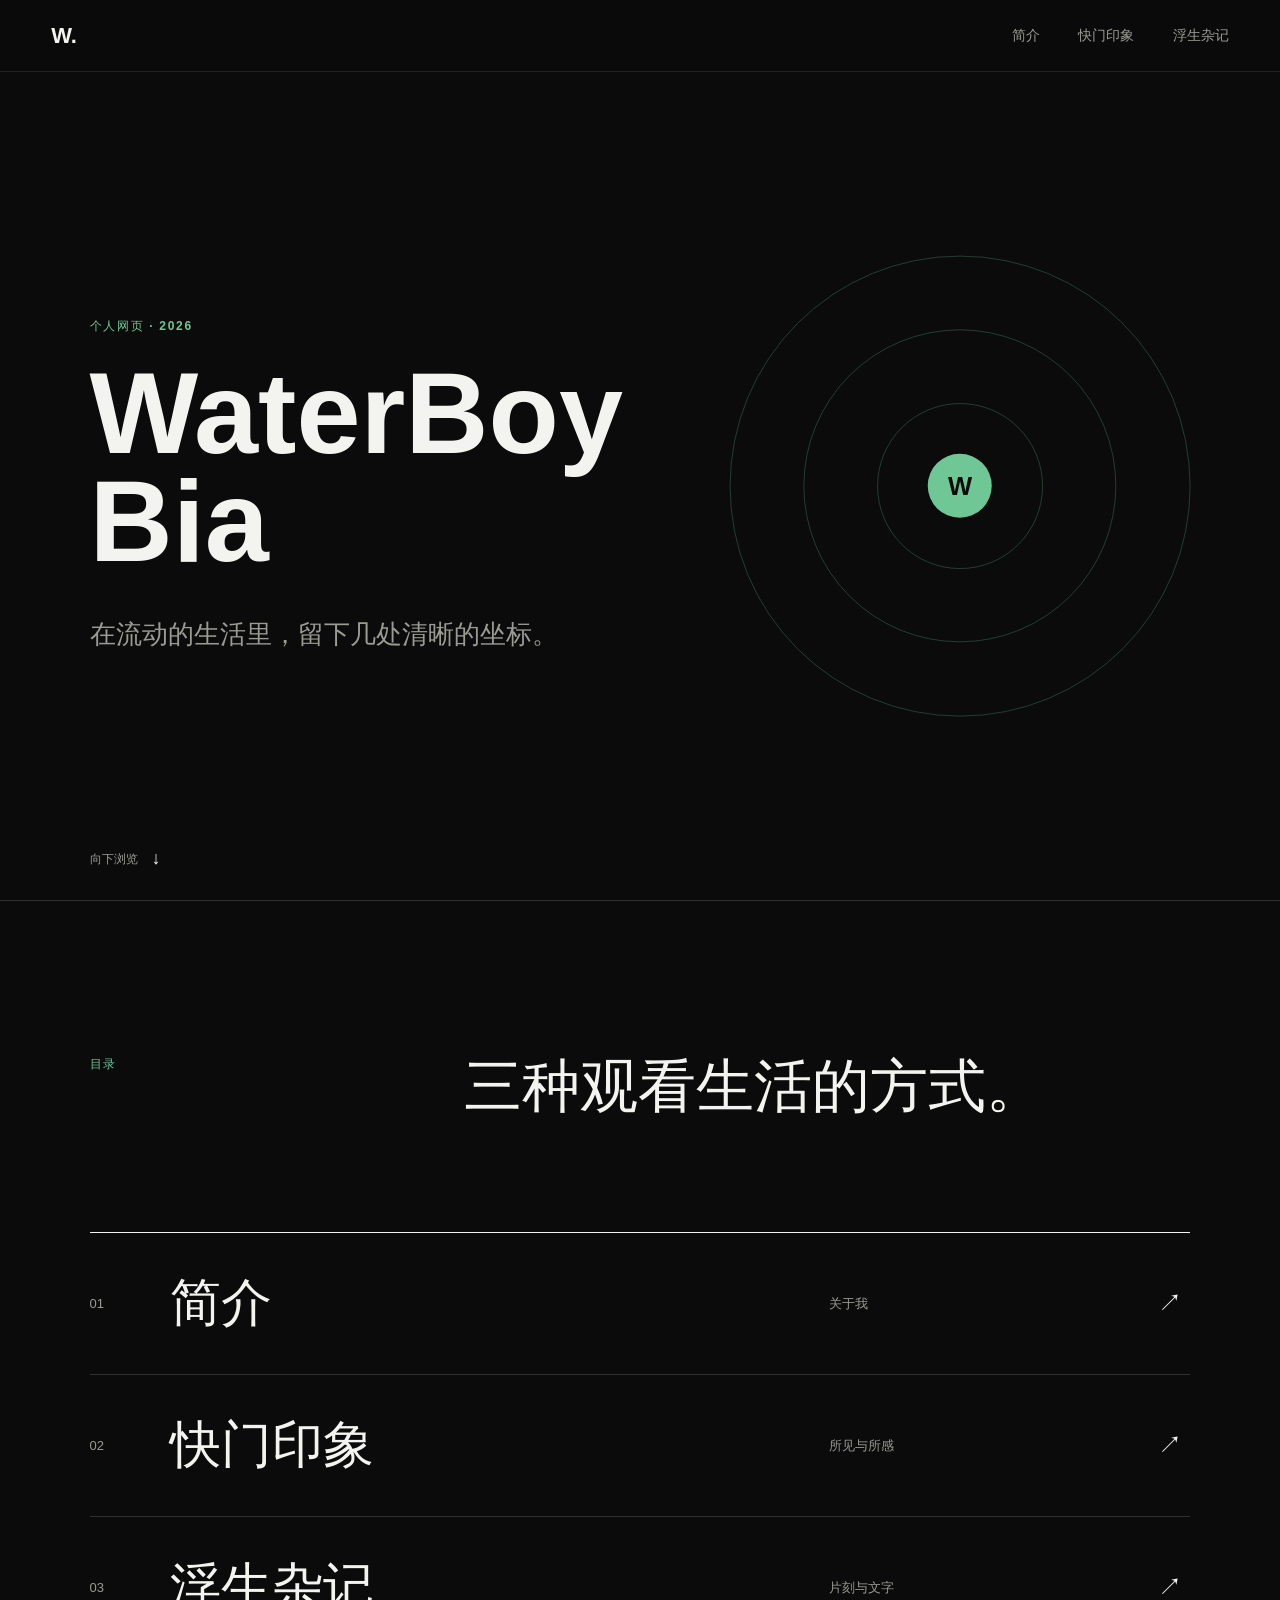
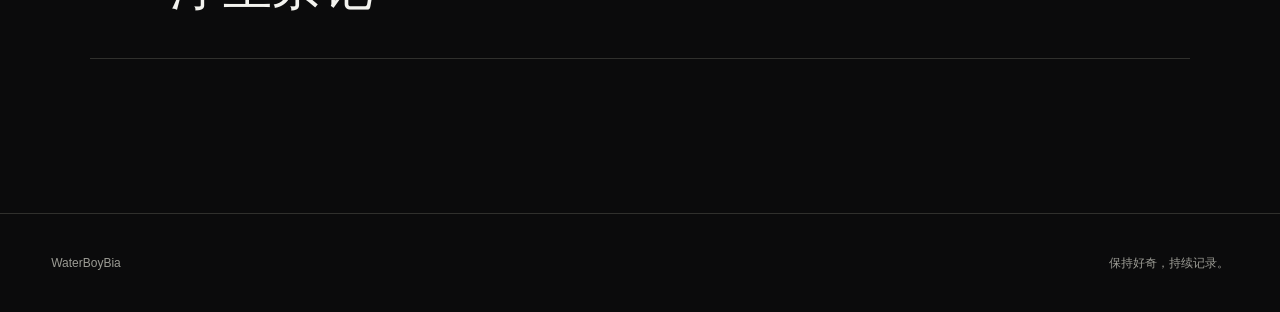
<file: index.html>
<!doctype html>
<html lang="zh-CN">
<head>
  <meta charset="utf-8">
  <meta name="viewport" content="width=device-width, initial-scale=1">
  <meta name="description" content="WaterBoyBia 的个人网页，记录自我、快门印象与生活片段。">
  <meta name="theme-color" content="#0b0b0c">
  <title>WaterBoyBia</title>
  <link rel="stylesheet" href="/assets/styles.css">
  <script src="/assets/main.js" defer></script>
</head>
<body data-page="home">
  <a class="skip-link" href="#main">跳到主要内容</a>
  <header class="site-header">
    <a class="brand" href="/" aria-label="WaterBoyBia 首页">W.</a>
    <nav class="site-nav" id="site-nav" aria-label="主要导航">
      <a href="/introduction/">简介</a>
      <a href="/photograph/">快门印象</a>
      <a href="/note/">浮生杂记</a>
    </nav>
  </header>

  <main id="main">
    <section class="hero" aria-labelledby="hero-title">
      <div class="hero__copy reveal">
        <p class="eyebrow">个人网页 · 2026</p>
        <h1 id="hero-title" aria-label="WaterBoyBia"><span aria-hidden="true">WaterBoy</span><span aria-hidden="true">Bia</span></h1>
        <p class="hero__lead">在流动的生活里，留下几处清晰的坐标。</p>
      </div>
      <div class="ripple" aria-hidden="true">
        <span></span><span></span><span></span>
        <b>W</b>
      </div>
      <a class="scroll-cue" href="#sections">向下浏览<span aria-hidden="true">↓</span></a>
    </section>

    <section class="section-index" id="sections" aria-labelledby="sections-title">
      <div class="section-heading reveal">
        <p class="eyebrow">目录</p>
        <h2 id="sections-title">三种观看生活的方式。</h2>
      </div>
      <div class="section-list">
        <a class="section-link reveal" href="/introduction/">
          <span class="section-link__number">01</span>
          <span class="section-link__title">简介</span>
          <span class="section-link__meta">关于我</span>
          <span class="section-link__arrow" aria-hidden="true">↗</span>
        </a>
        <a class="section-link reveal" href="/photograph/">
          <span class="section-link__number">02</span>
          <span class="section-link__title">快门印象</span>
          <span class="section-link__meta">所见与所感</span>
          <span class="section-link__arrow" aria-hidden="true">↗</span>
        </a>
        <a class="section-link reveal" href="/note/">
          <span class="section-link__number">03</span>
          <span class="section-link__title">浮生杂记</span>
          <span class="section-link__meta">片刻与文字</span>
          <span class="section-link__arrow" aria-hidden="true">↗</span>
        </a>
      </div>
    </section>
  </main>

  <footer class="site-footer">
    <p>WaterBoyBia</p>
    <p>保持好奇，持续记录。</p>
  </footer>
</body>
</html>
</file>
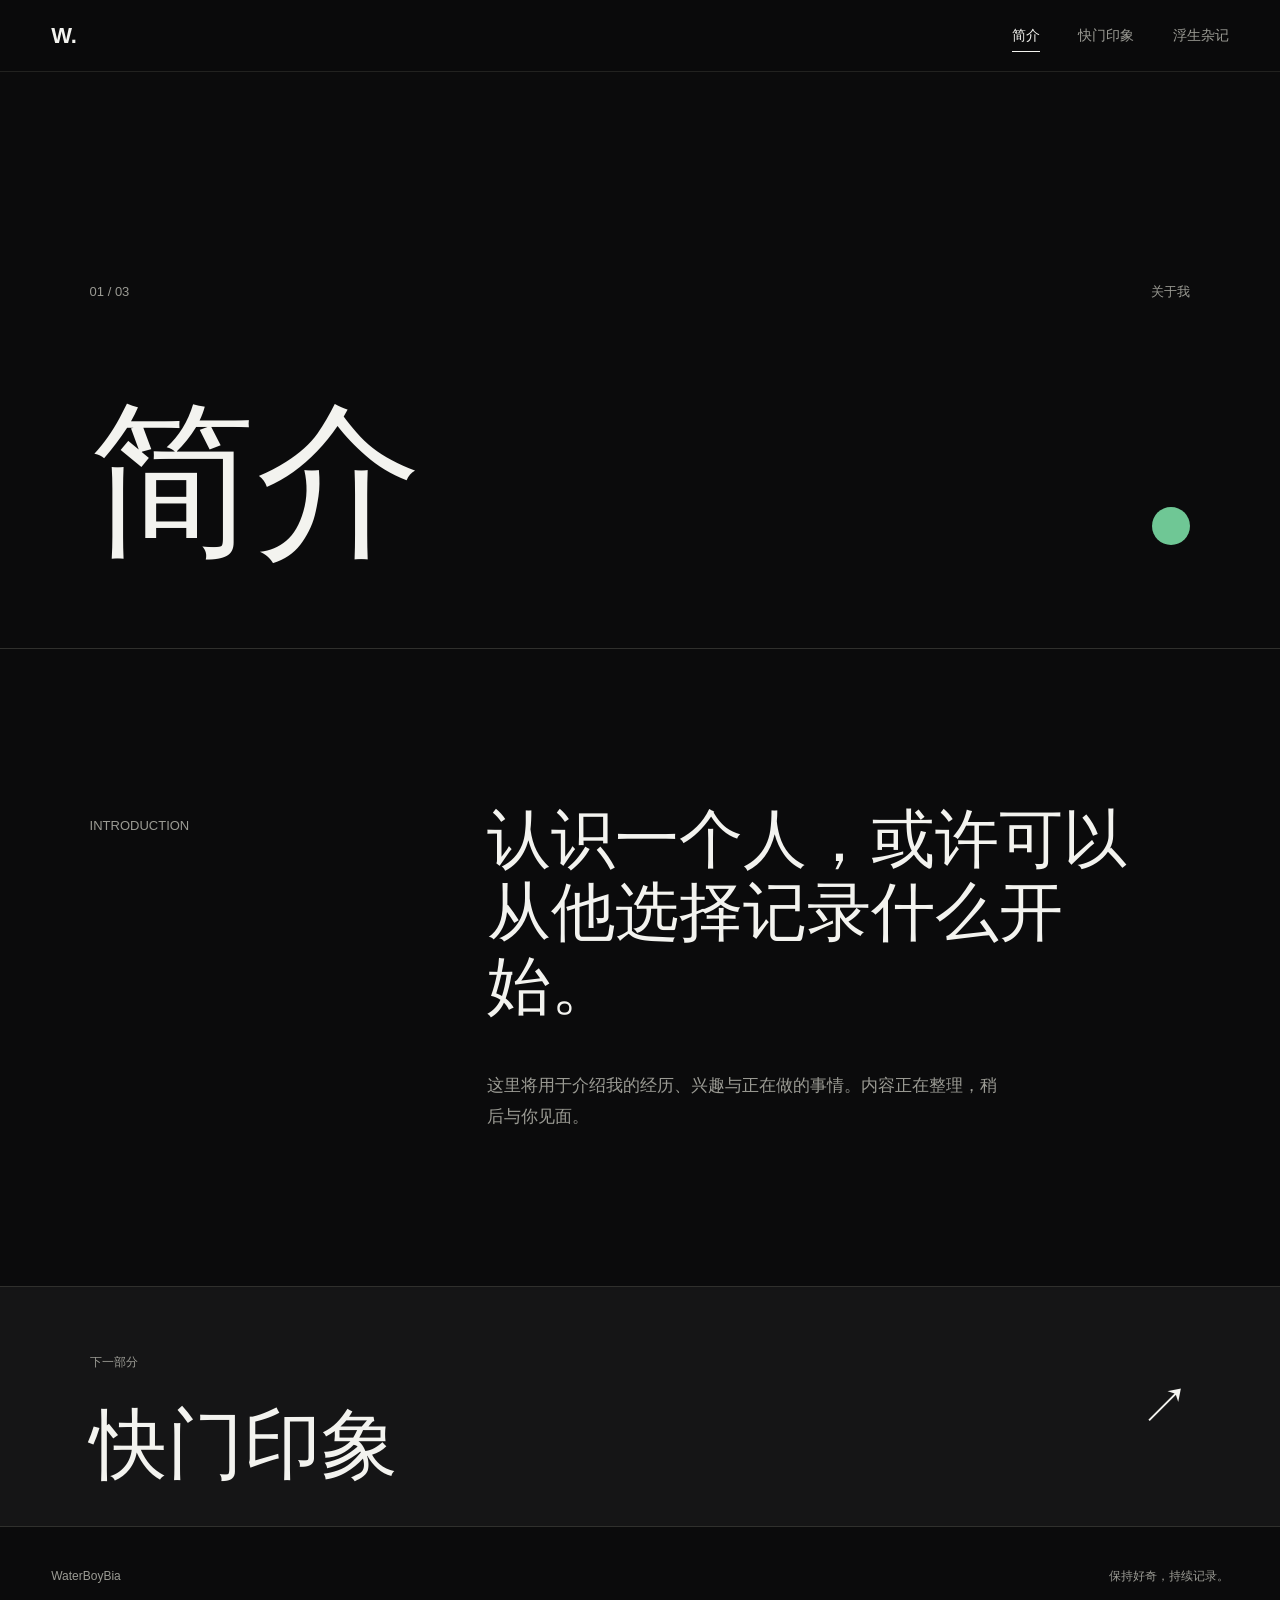
<file: introduction/index.html>
<!doctype html>
<html lang="zh-CN">
<head>
  <meta charset="utf-8">
  <meta name="viewport" content="width=device-width, initial-scale=1">
  <meta name="description" content="关于 WaterBoyBia。">
  <meta name="theme-color" content="#0b0b0c">
  <title>简介 · WaterBoyBia</title>
  <link rel="stylesheet" href="/assets/styles.css">
  <script src="/assets/main.js" defer></script>
</head>
<body data-page="introduction">
  <a class="skip-link" href="#main">跳到主要内容</a>
  <header class="site-header">
    <a class="brand" href="/" aria-label="WaterBoyBia 首页">W.</a>
    <nav class="site-nav" id="site-nav" aria-label="主要导航"><a href="/introduction/">简介</a><a href="/photograph/">快门印象</a><a href="/note/">浮生杂记</a></nav>
  </header>
  <main id="main">
    <section class="page-hero">
      <div class="page-hero__inner reveal">
        <div class="page-hero__topline"><span>01 / 03</span><span>关于我</span></div>
        <div class="page-hero__title-row"><h1>简介</h1><span class="page-hero__mark" aria-hidden="true"></span></div>
      </div>
    </section>
    <section class="content-section">
      <div class="content-grid">
        <p class="content-aside reveal">INTRODUCTION</p>
        <div class="placeholder reveal"><p class="placeholder__statement">认识一个人，或许可以从他选择记录什么开始。</p><p class="placeholder__detail">这里将用于介绍我的经历、兴趣与正在做的事情。内容正在整理，稍后与你见面。</p></div>
      </div>
    </section>
    <a class="next-link" href="/photograph/"><span><small>下一部分</small><br><strong>快门印象</strong></span><span aria-hidden="true">↗</span></a>
  </main>
  <footer class="site-footer"><p>WaterBoyBia</p><p>保持好奇，持续记录。</p></footer>
</body>
</html>
</file>
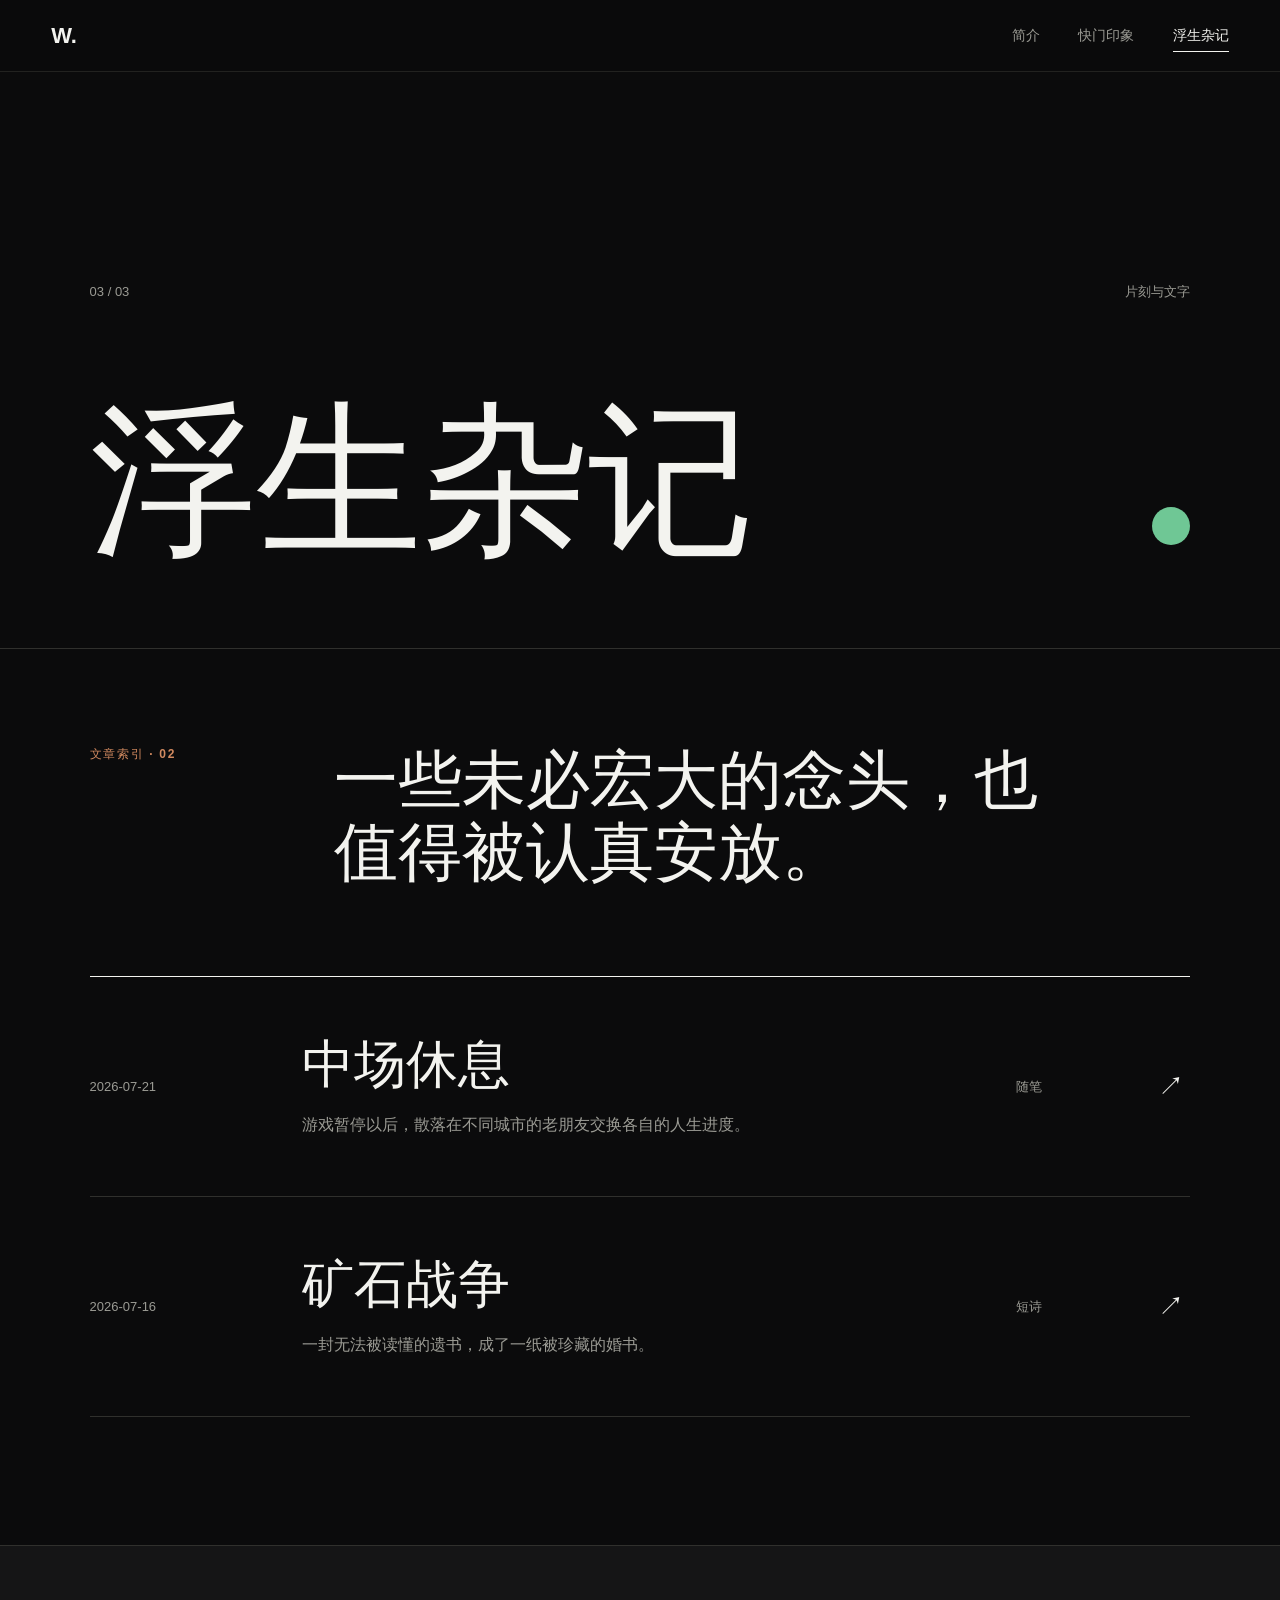
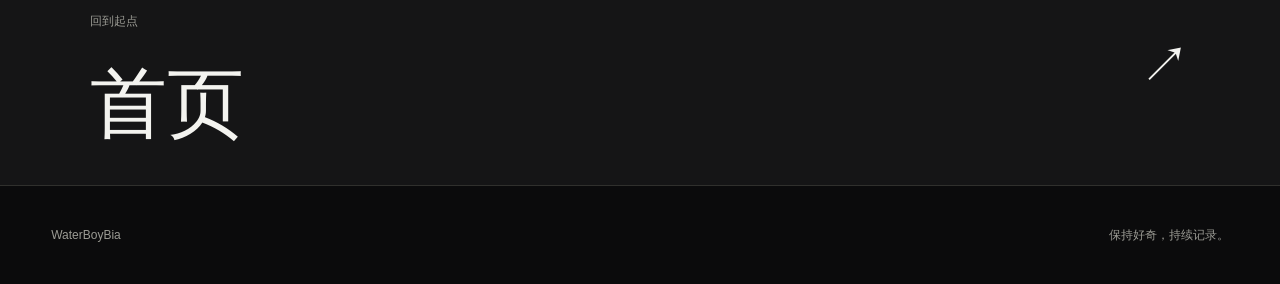
<file: note/index.html>
<!doctype html>
<html lang="zh-CN">
<head>
  <meta charset="utf-8">
  <meta name="viewport" content="width=device-width, initial-scale=1">
  <meta name="description" content="WaterBoyBia 的浮生杂记。">
  <meta name="theme-color" content="#0b0b0c">
  <title>浮生杂记 · WaterBoyBia</title>
  <link rel="stylesheet" href="/assets/styles.css">
  <link rel="stylesheet" href="/assets/note.css">
  <script src="/assets/main.js" defer></script>
</head>
<body data-page="note">
  <a class="skip-link" href="#main">跳到主要内容</a>
  <header class="site-header">
    <a class="brand" href="/" aria-label="WaterBoyBia 首页">W.</a>
    <nav class="site-nav" id="site-nav" aria-label="主要导航"><a href="/introduction/">简介</a><a href="/photograph/">快门印象</a><a href="/note/">浮生杂记</a></nav>
  </header>
  <main id="main">
    <section class="page-hero">
      <div class="page-hero__inner reveal">
        <div class="page-hero__topline"><span>03 / 03</span><span>片刻与文字</span></div>
        <div class="page-hero__title-row"><h1>浮生杂记</h1><span class="page-hero__mark" aria-hidden="true"></span></div>
      </div>
    </section>
    <section class="note-intro" aria-labelledby="note-list-title">
      <div class="note-intro__heading">
        <p class="eyebrow reveal">文章索引 · 02</p>
        <h2 class="reveal" id="note-list-title">一些未必宏大的念头，也值得被认真安放。</h2>
      </div>
      <div class="note-list">
        <a class="note-entry reveal" href="/note/中场休息/">
          <time class="note-entry__date" datetime="2026-07-21">2026-07-21</time>
          <span>
            <strong class="note-entry__title">中场休息</strong>
            <span class="note-entry__summary">游戏暂停以后，散落在不同城市的老朋友交换各自的人生进度。</span>
          </span>
          <span class="note-entry__type">随笔</span>
          <span class="note-entry__arrow" aria-hidden="true">↗</span>
        </a>
        <a class="note-entry reveal" href="/note/矿石战争/">
          <time class="note-entry__date" datetime="2026-07-16">2026-07-16</time>
          <span>
            <strong class="note-entry__title">矿石战争</strong>
            <span class="note-entry__summary">一封无法被读懂的遗书，成了一纸被珍藏的婚书。</span>
          </span>
          <span class="note-entry__type">短诗</span>
          <span class="note-entry__arrow" aria-hidden="true">↗</span>
        </a>
      </div>
    </section>
    <a class="next-link" href="/"><span><small>回到起点</small><br><strong>首页</strong></span><span aria-hidden="true">↗</span></a>
  </main>
  <footer class="site-footer"><p>WaterBoyBia</p><p>保持好奇，持续记录。</p></footer>
</body>
</html>
</file>
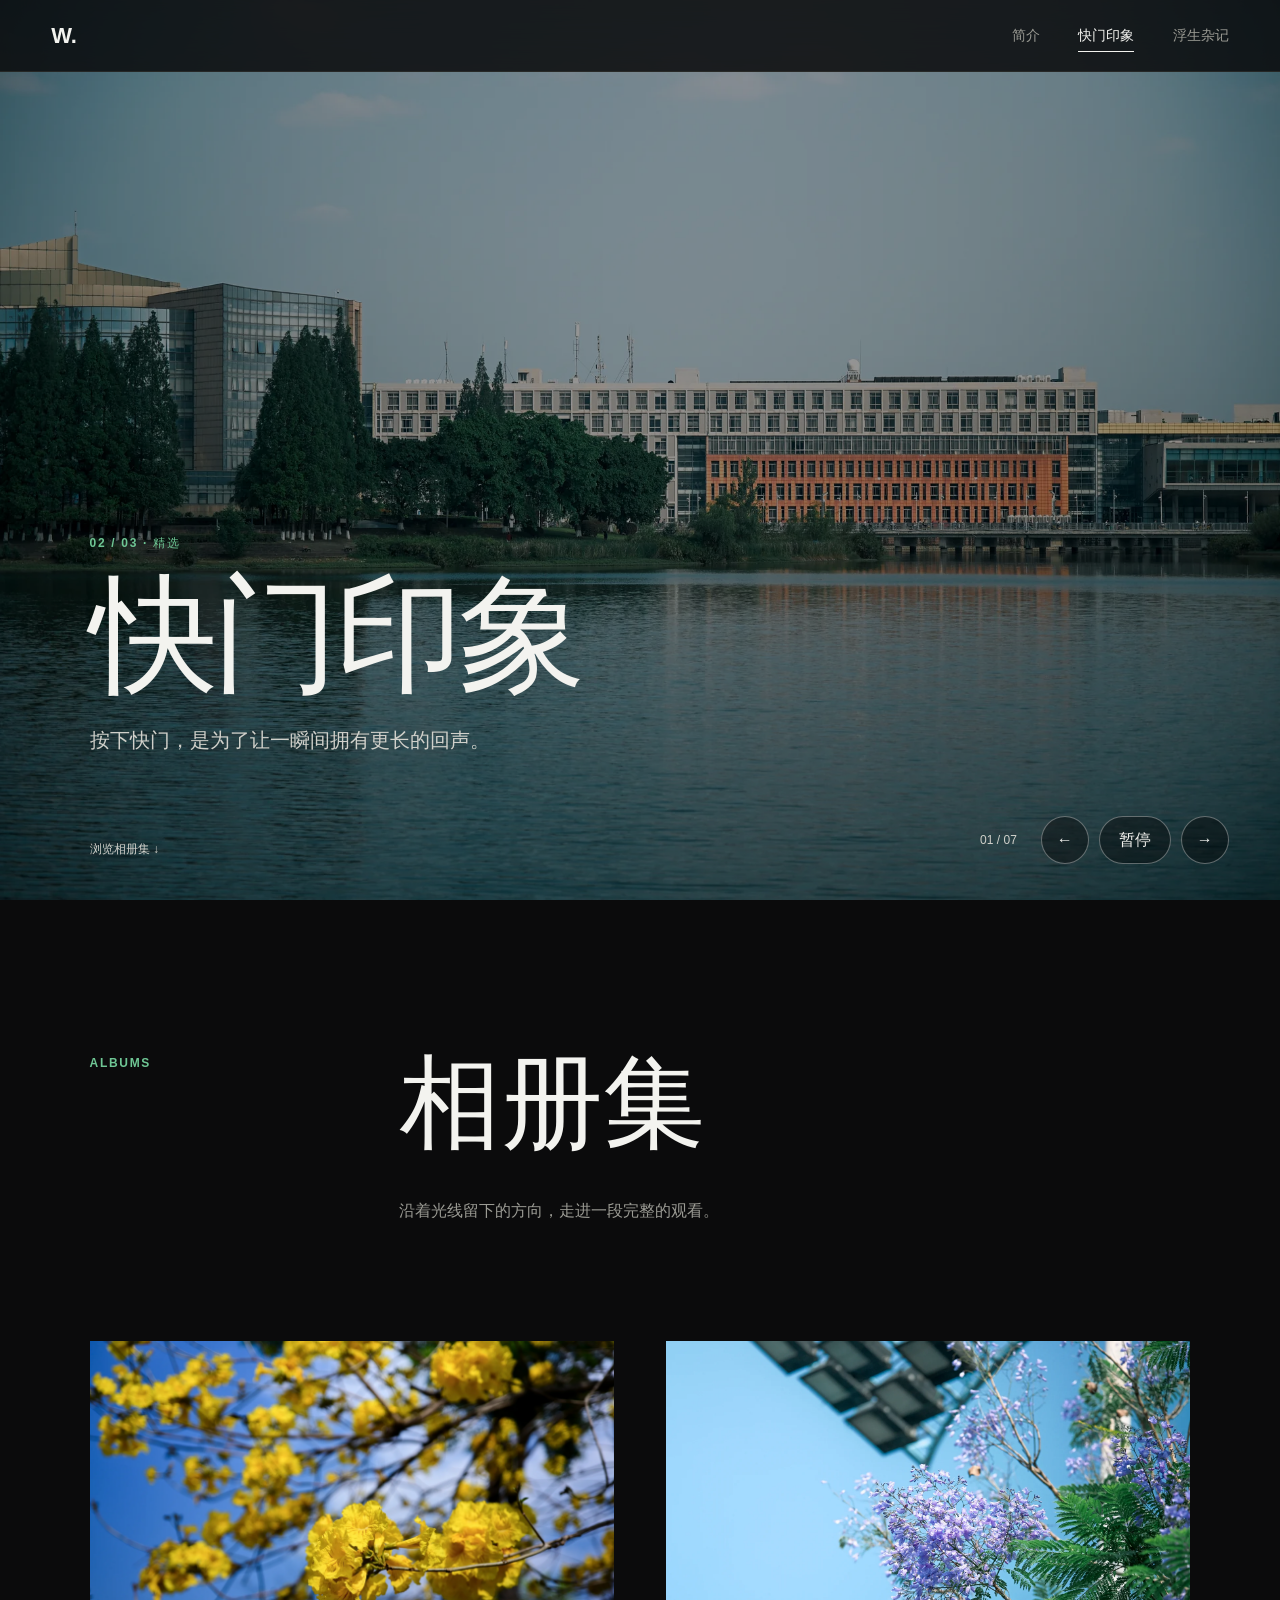
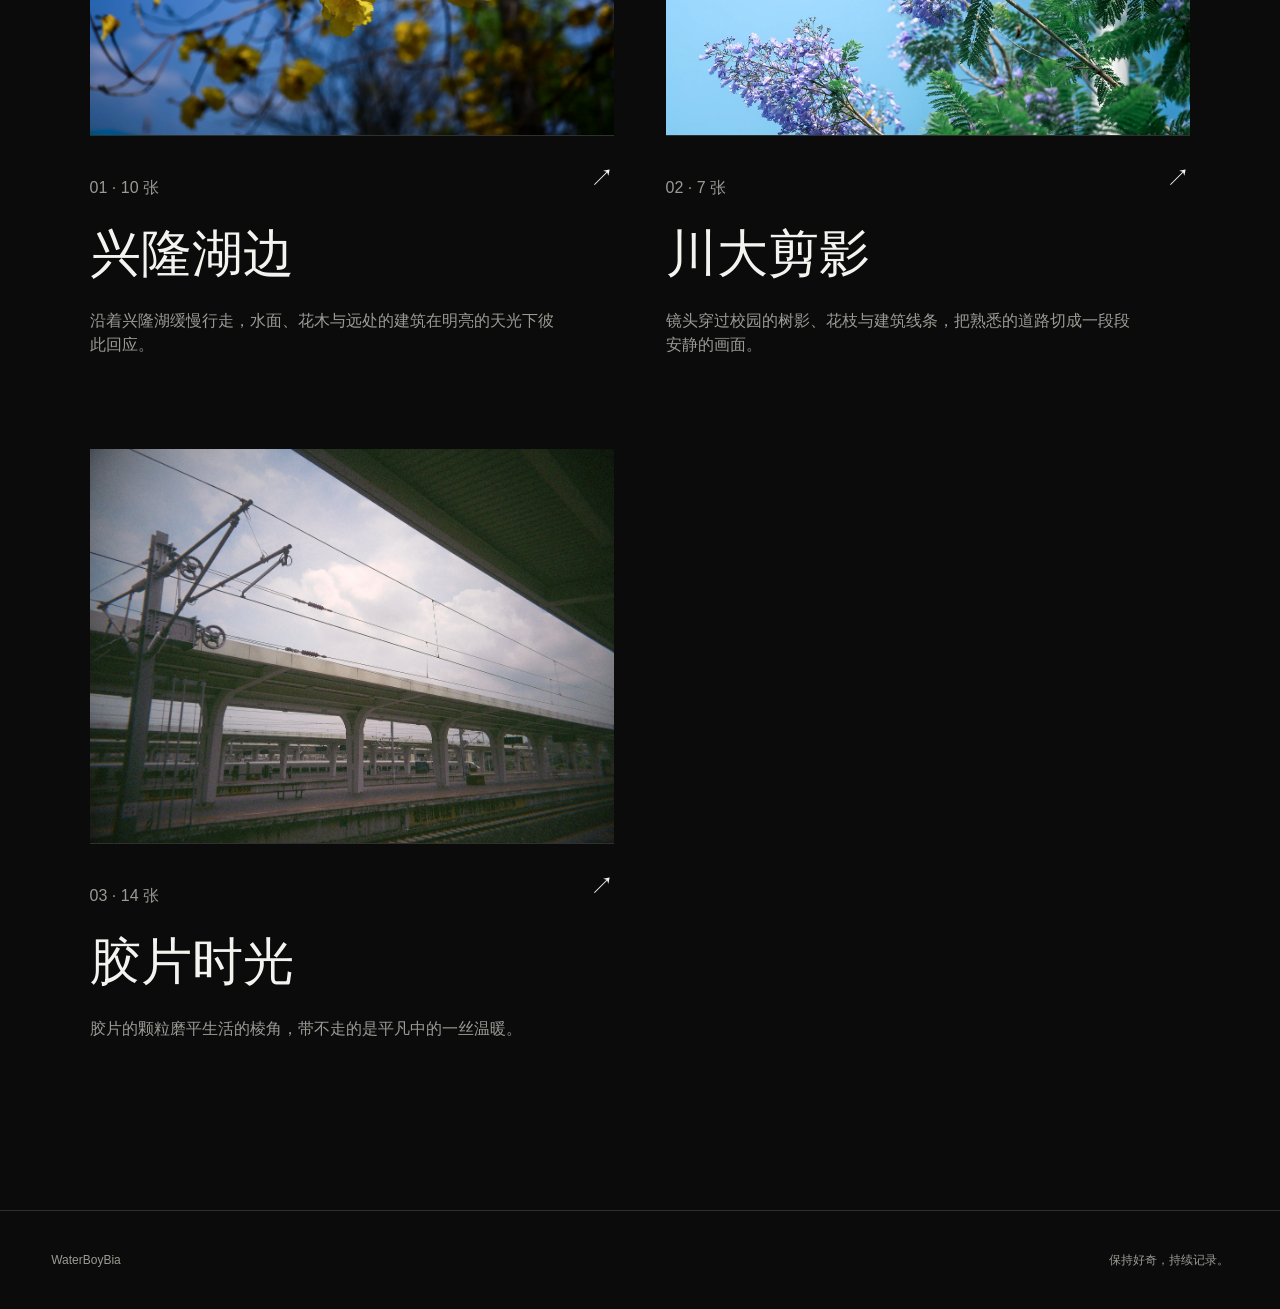
<file: photograph/index.html>
<!doctype html>
<html lang="zh-CN">
<head>
  <meta charset="utf-8">
  <meta name="viewport" content="width=device-width, initial-scale=1">
  <meta name="description" content="WaterBoyBia 的快门印象。">
  <meta name="theme-color" content="#0b0b0c">
  <title>快门印象 · WaterBoyBia</title>
  <link rel="stylesheet" href="/assets/styles.css">
  <link rel="stylesheet" href="/assets/photograph.css">
  <script src="/assets/main.js" defer></script>
  <script src="/assets/photograph.js" type="module"></script>
</head>
<body data-page="photograph">
  <a class="skip-link" href="#main">跳到主要内容</a>
  <header class="site-header">
    <a class="brand" href="/" aria-label="WaterBoyBia 首页">W.</a>
    <nav class="site-nav" id="site-nav" aria-label="主要导航"><a href="/introduction/">简介</a><a href="/photograph/">快门印象</a><a href="/note/">浮生杂记</a></nav>
  </header>
  <main id="main">
    <section class="photo-hero" data-carousel="featured" aria-labelledby="photograph-title">
      <div class="photo-slides" aria-live="off">
        <figure class="photo-slide is-active" data-slide aria-hidden="false">
          <img src="/photograph/generated/stars/DSC_0015(2)-2000.webp" alt="校园建筑与花木构成的明亮画面" width="2000" height="1333" fetchpriority="high">
        </figure>
        <figure class="photo-slide" data-slide aria-hidden="true"><img src="/photograph/generated/stars/DSC_0024(2)-2000.webp" alt="兴隆湖边的自然景色" width="2000" height="1333" loading="lazy"></figure>
        <figure class="photo-slide" data-slide aria-hidden="true"><img src="/photograph/generated/stars/DSC_0036-2000.webp" alt="光线下的校园景色" width="2000" height="1333" loading="lazy"></figure>
        <figure class="photo-slide" data-slide aria-hidden="true"><img src="/photograph/generated/stars/DSC_0048(2)-2000.webp" alt="湖边景色与天空" width="2000" height="1333" loading="lazy"></figure>
        <figure class="photo-slide" data-slide aria-hidden="true"><img src="/photograph/generated/stars/DSC_0185-2000.webp" alt="校园中的建筑与植物" width="2000" height="1333" loading="lazy"></figure>
        <figure class="photo-slide" data-slide aria-hidden="true"><img src="/photograph/generated/stars/DSC_0310-2000.webp" alt="江面、铁路与远处城区" width="2000" height="1333" loading="lazy"></figure>
        <figure class="photo-slide" data-slide aria-hidden="true"><img src="/photograph/generated/stars/IMG_20260503_145746-2000.webp" alt="晴日里的城市风景" width="2000" height="1332" loading="lazy"></figure>
      </div>
      <div class="photo-hero__shade" aria-hidden="true"></div>
      <div class="photo-hero__content">
        <p class="eyebrow">02 / 03 · 精选</p>
        <h1 id="photograph-title">快门印象</h1>
        <p>按下快门，是为了让一瞬间拥有更长的回声。</p>
      </div>
      <div class="photo-controls" aria-label="精选图片控制">
        <p><span data-carousel-current>01</span> / <span>07</span></p>
        <button type="button" data-carousel-action="previous" aria-label="上一张精选图片">←</button>
        <button type="button" data-carousel-action="toggle" aria-label="暂停自动播放" aria-pressed="false">暂停</button>
        <button type="button" data-carousel-action="next" aria-label="下一张精选图片">→</button>
      </div>
      <a class="photo-scroll" href="#albums">浏览相册集 <span aria-hidden="true">↓</span></a>
    </section>

    <section class="album-index" id="albums" aria-labelledby="albums-title">
      <header class="album-index__header reveal">
        <p class="eyebrow">ALBUMS</p>
        <h2 id="albums-title">相册集</h2>
        <p>沿着光线留下的方向，走进一段完整的观看。</p>
      </header>
      <div class="album-grid">
        <article class="album-card reveal">
          <a href="/photograph/albums/兴隆湖边/">
            <div class="album-card__image"><img src="/photograph/generated/albums/兴隆湖边/DSC_0067-2400.webp" alt="兴隆湖边相册封面：蓝天下的黄色花朵" width="2400" height="1600" loading="lazy"></div>
            <div class="album-card__body"><p>01 · 10 张</p><h3>兴隆湖边</h3><p>沿着兴隆湖缓慢行走，水面、花木与远处的建筑在明亮的天光下彼此回应。</p><span aria-hidden="true">↗</span></div>
          </a>
        </article>
        <article class="album-card reveal">
          <a href="/photograph/albums/川大剪影/">
            <div class="album-card__image"><img src="/photograph/generated/albums/川大剪影/DSC_0009(1)-2400.webp" alt="川大剪影相册封面：蓝天下的花枝与建筑" width="1600" height="2400" loading="lazy"></div>
            <div class="album-card__body"><p>02 · 7 张</p><h3>川大剪影</h3><p>镜头穿过校园的树影、花枝与建筑线条，把熟悉的道路切成一段段安静的画面。</p><span aria-hidden="true">↗</span></div>
          </a>
        </article>
        <article class="album-card reveal">
          <a href="/photograph/albums/胶片时光/">
            <div class="album-card__image"><img src="/photograph/generated/albums/胶片时光/2026-06-20-flashbackclassic-10 (3)-2400.webp" alt="胶片时光相册封面：站台、铁轨与天空" width="2400" height="1788" loading="lazy"></div>
            <div class="album-card__body"><p>03 · 14 张</p><h3>胶片时光</h3><p>胶片的颗粒磨平生活的棱角，带不走的是平凡中的一丝温暖。</p><span aria-hidden="true">↗</span></div>
          </a>
        </article>
      </div>
    </section>
  </main>
  <footer class="site-footer"><p>WaterBoyBia</p><p>保持好奇，持续记录。</p></footer>
</body>
</html>
</file>
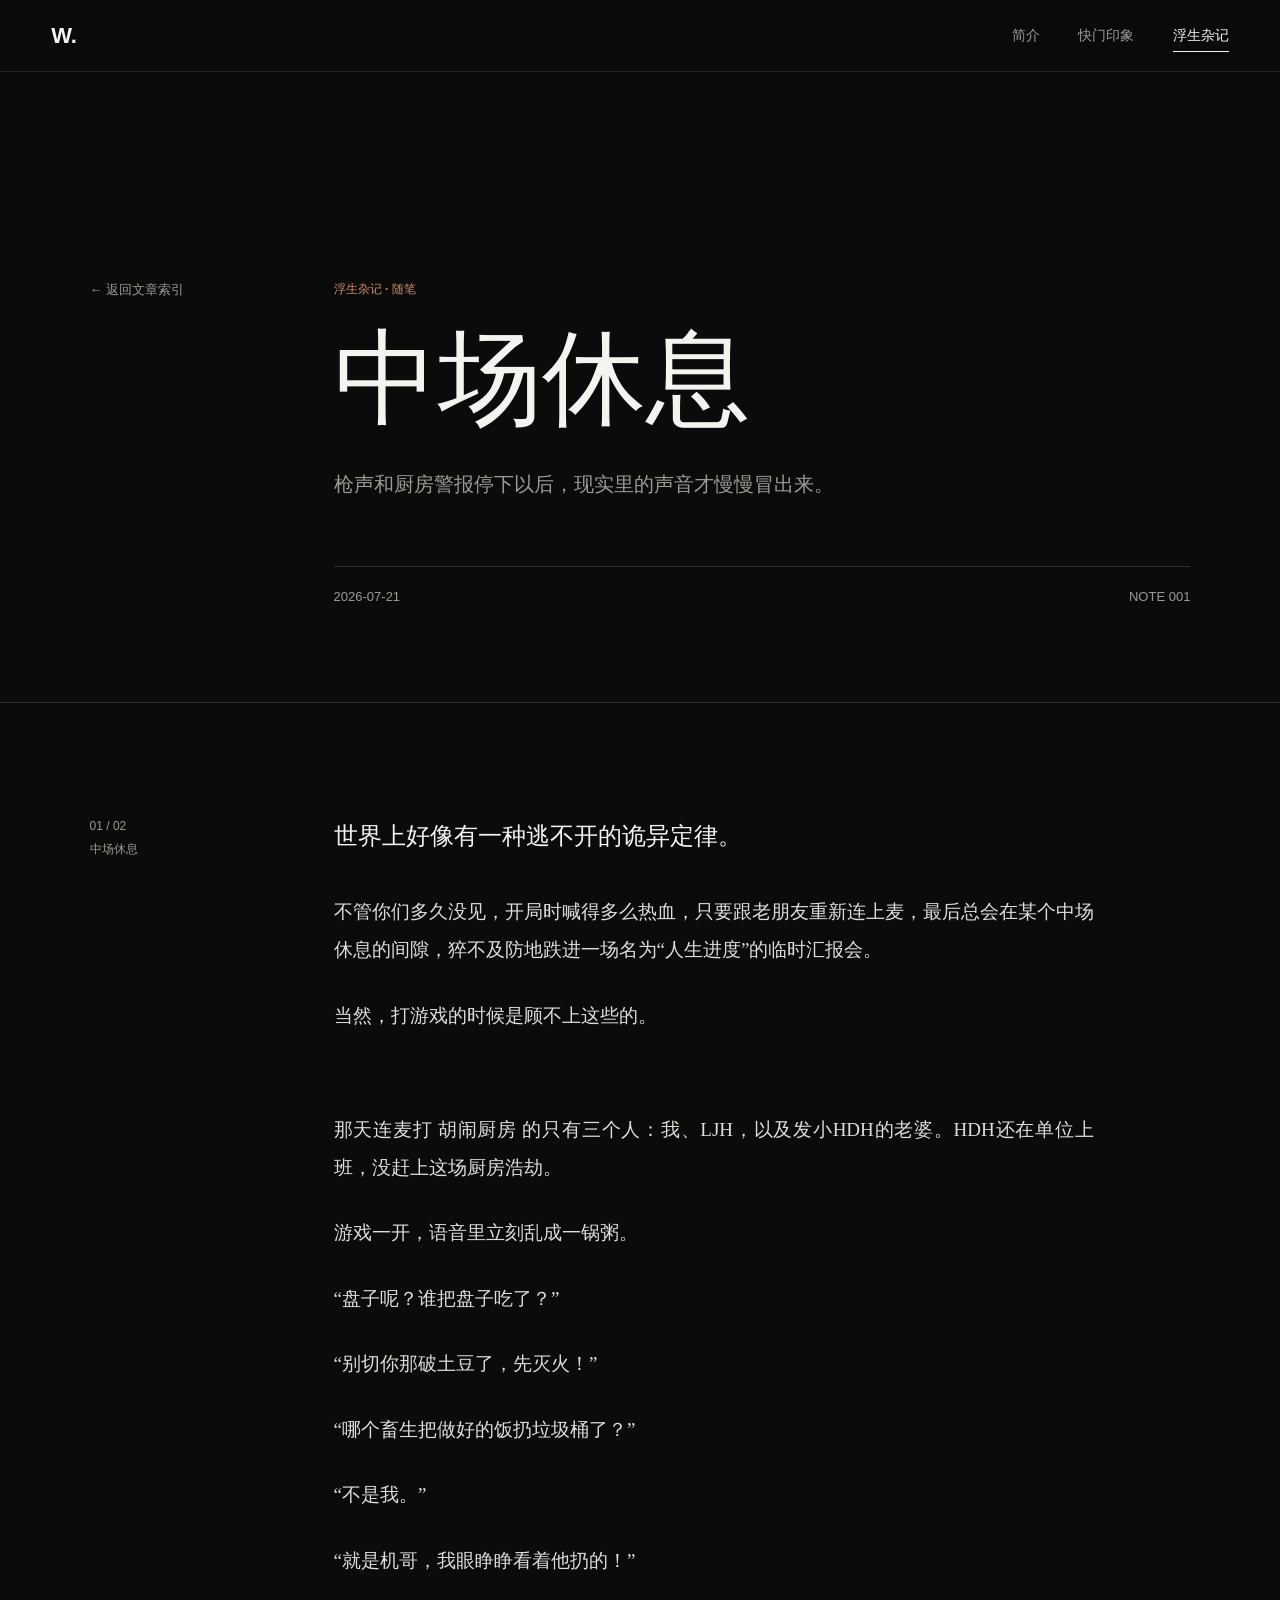
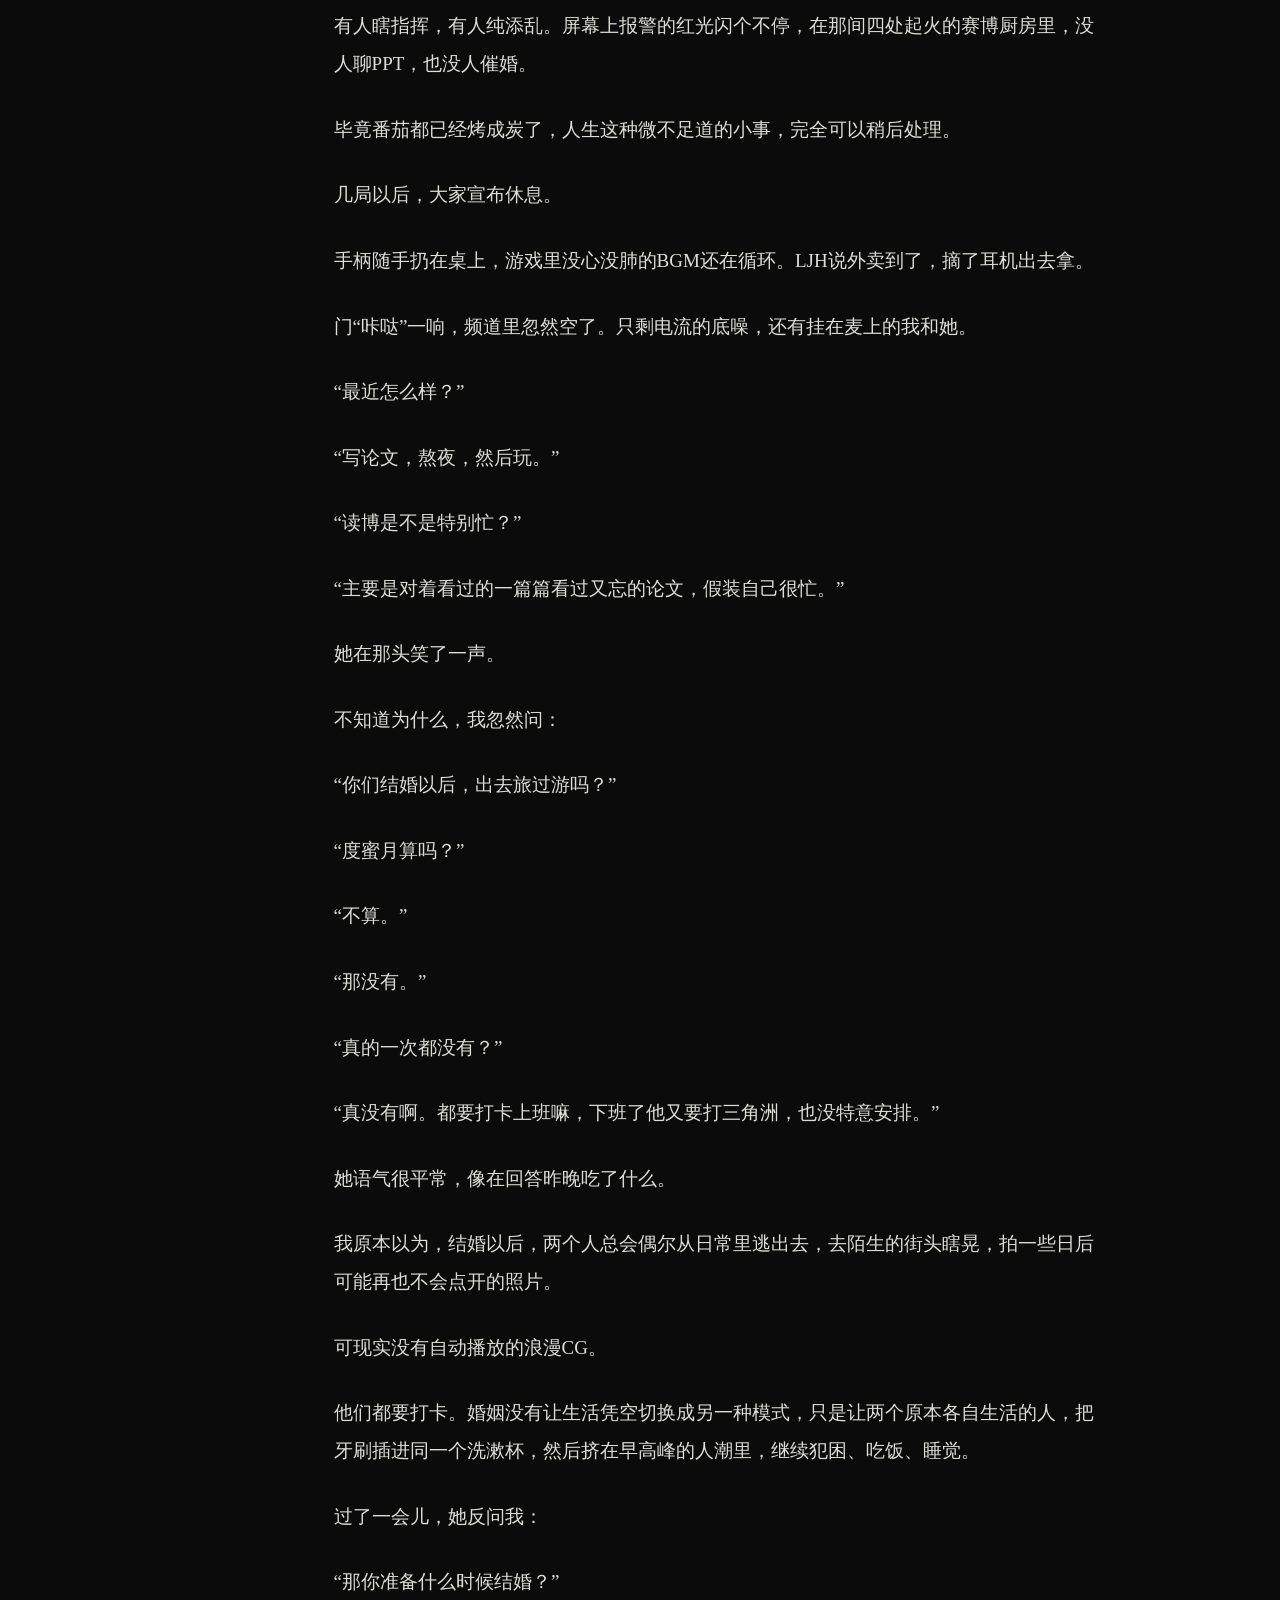
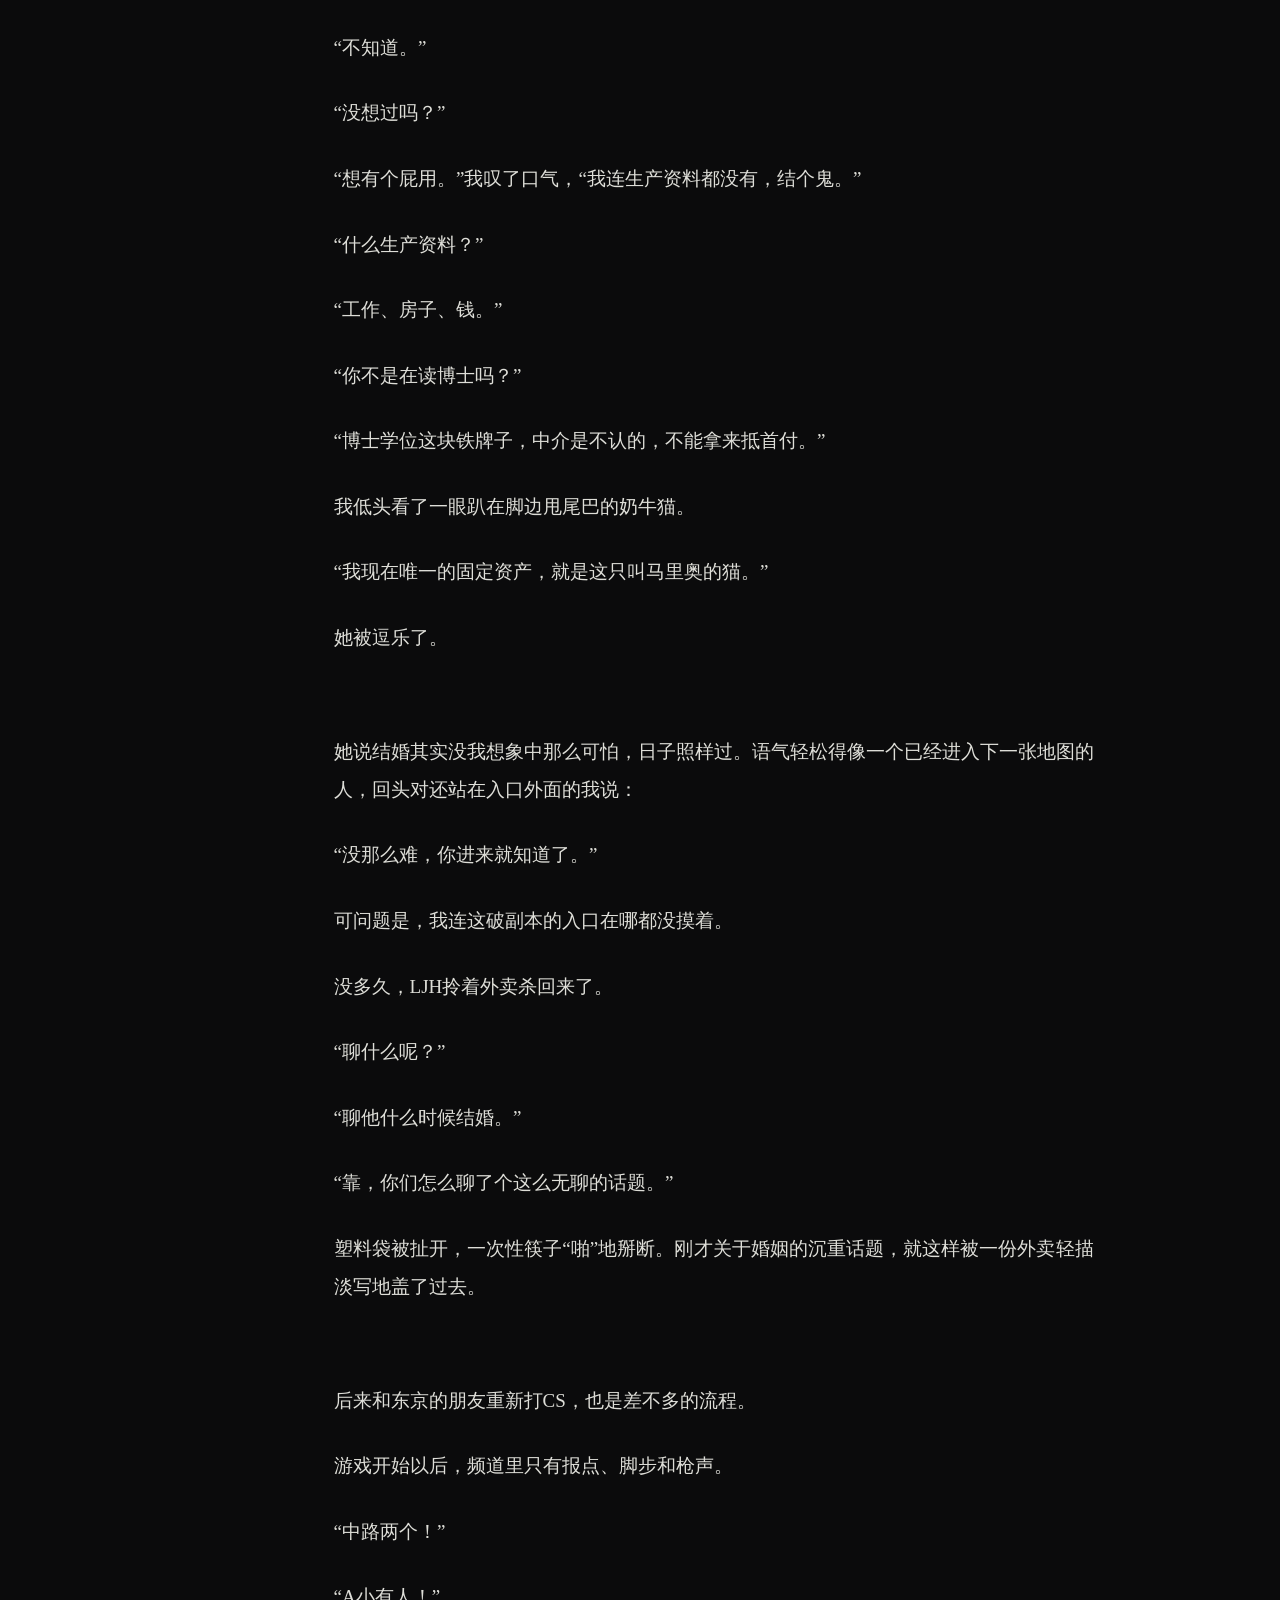
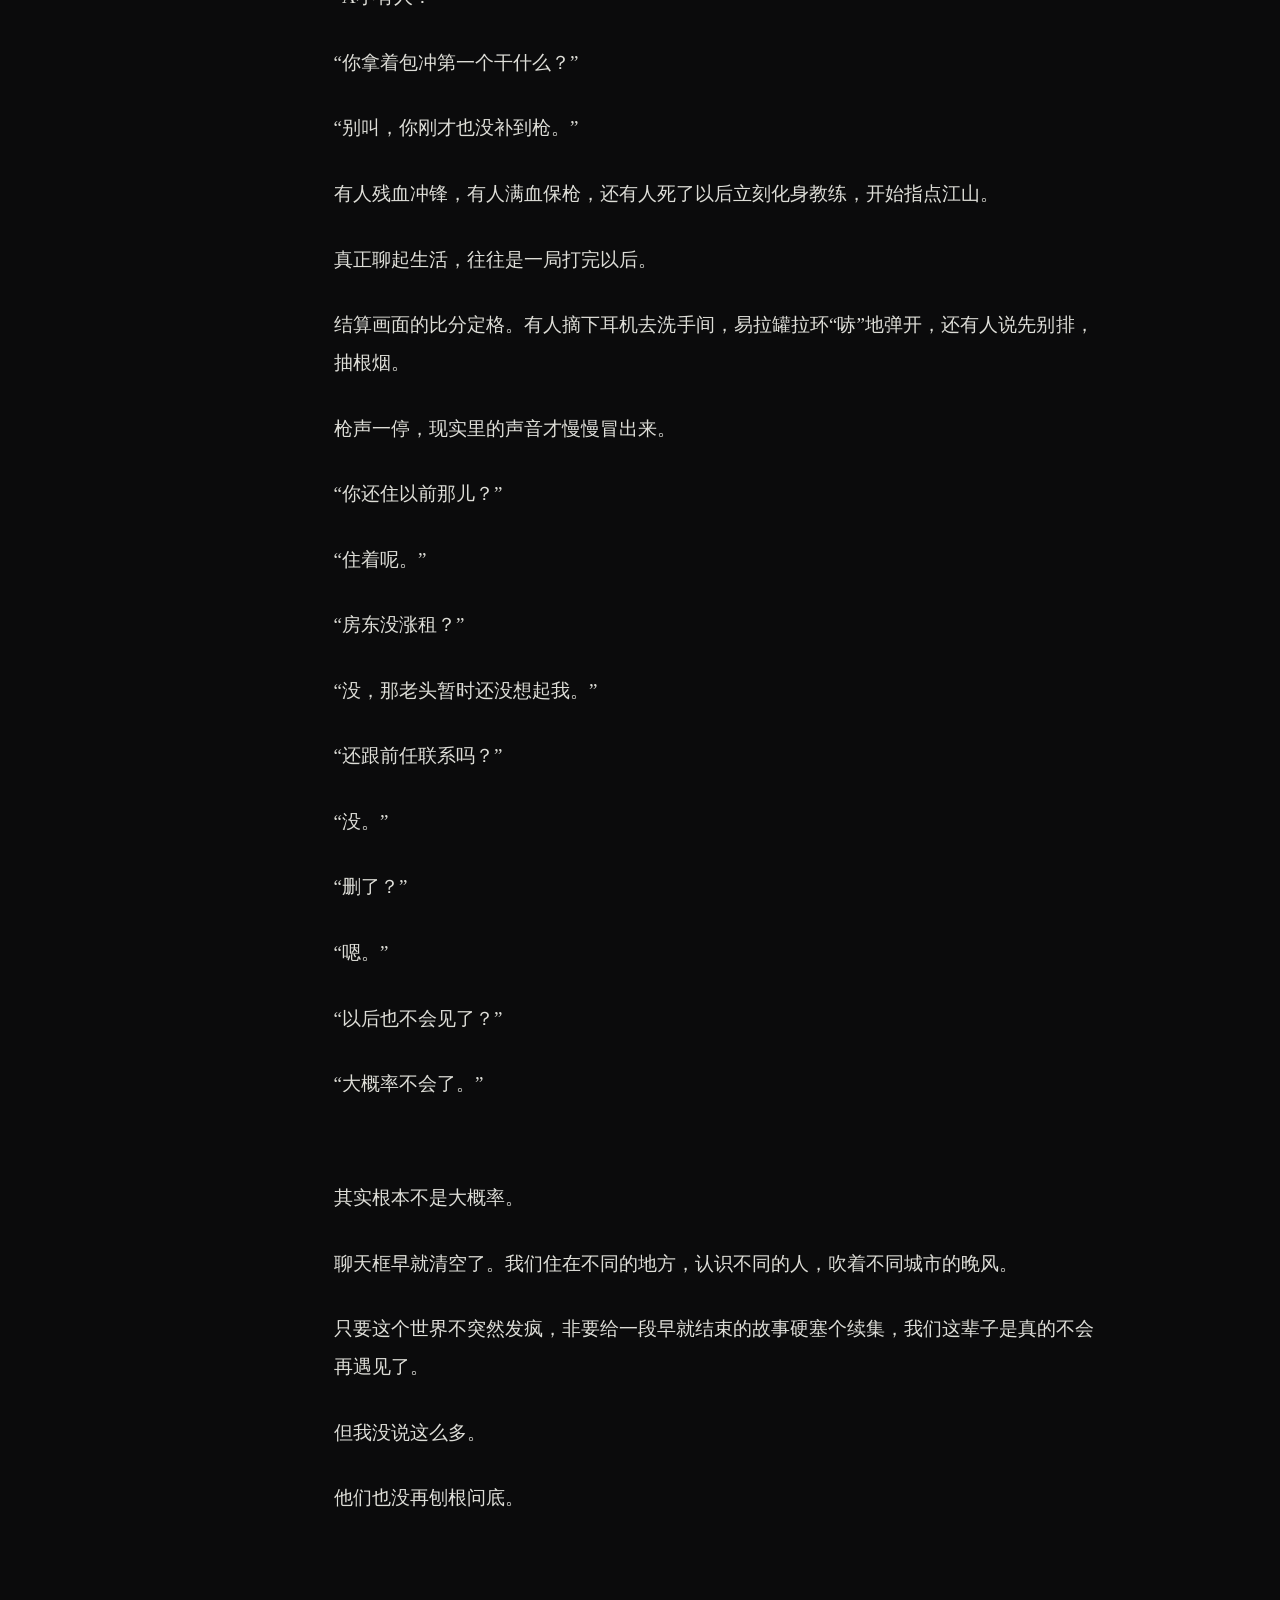
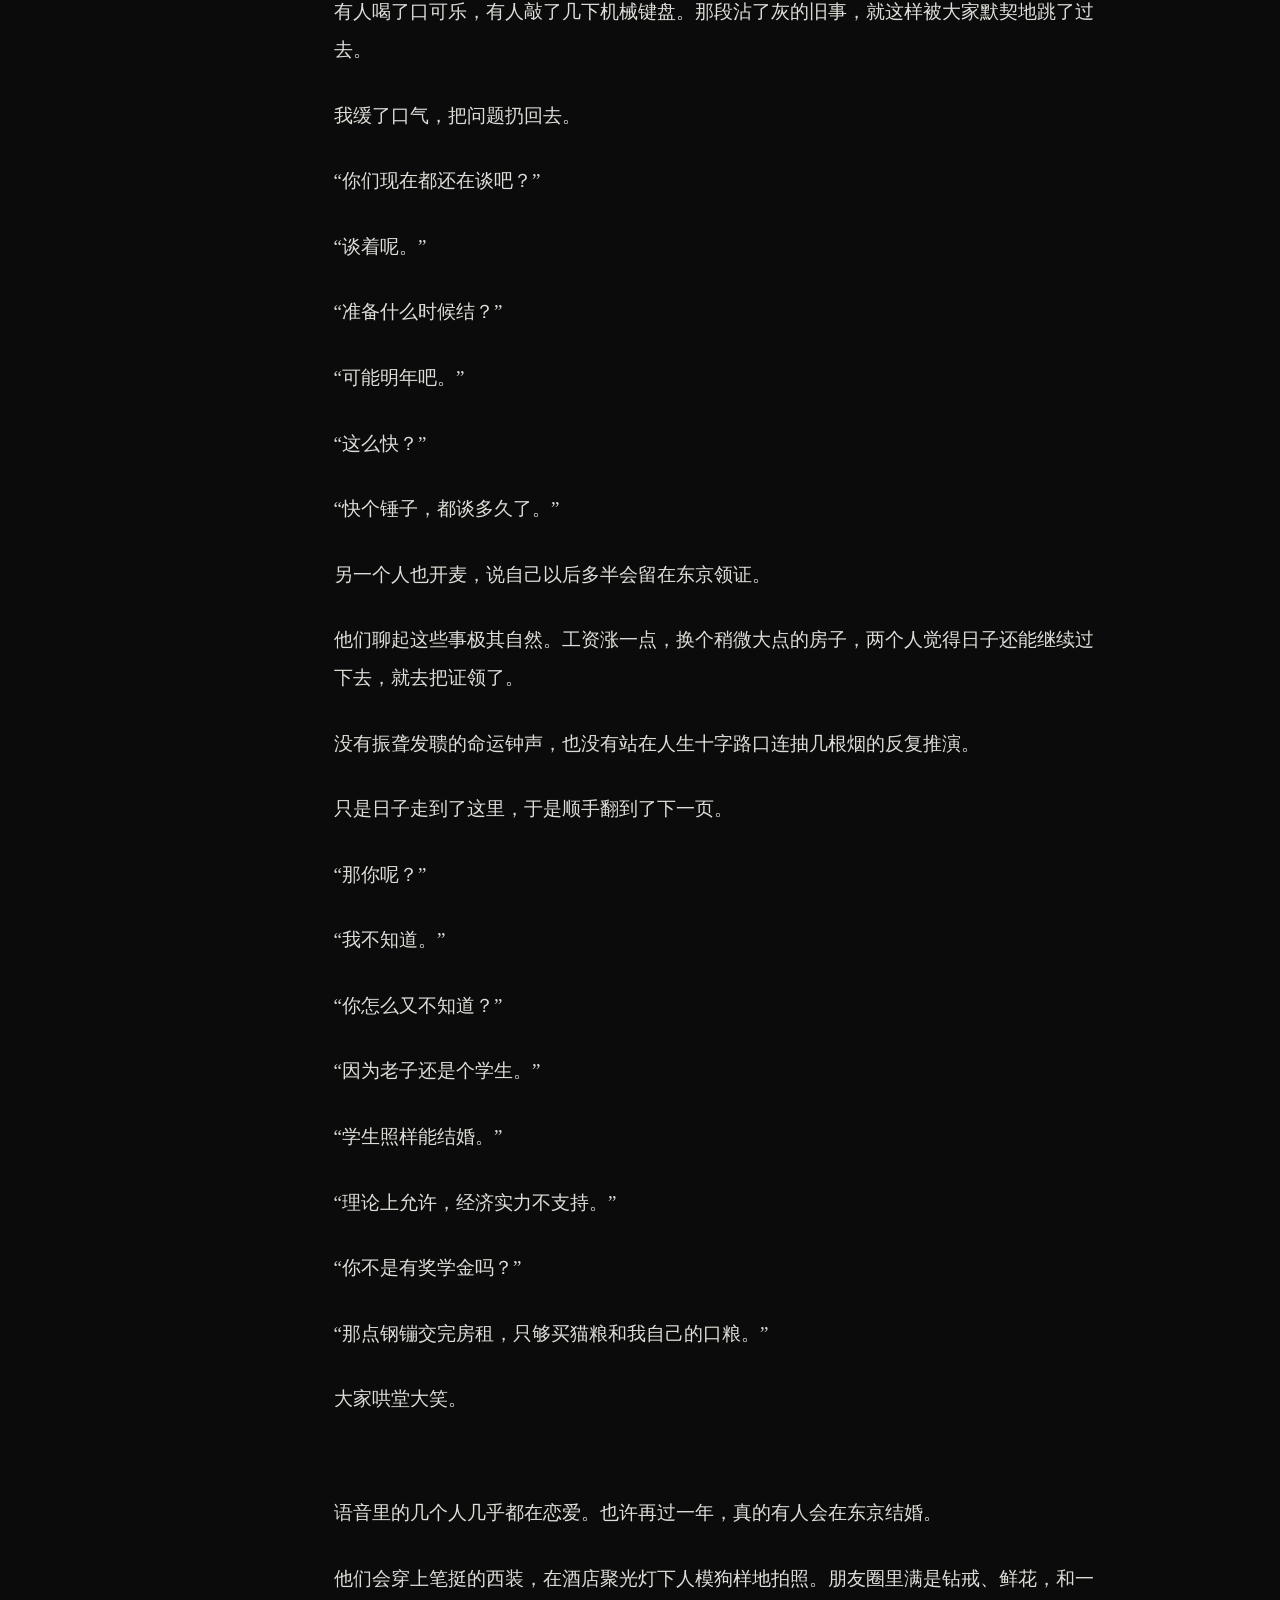
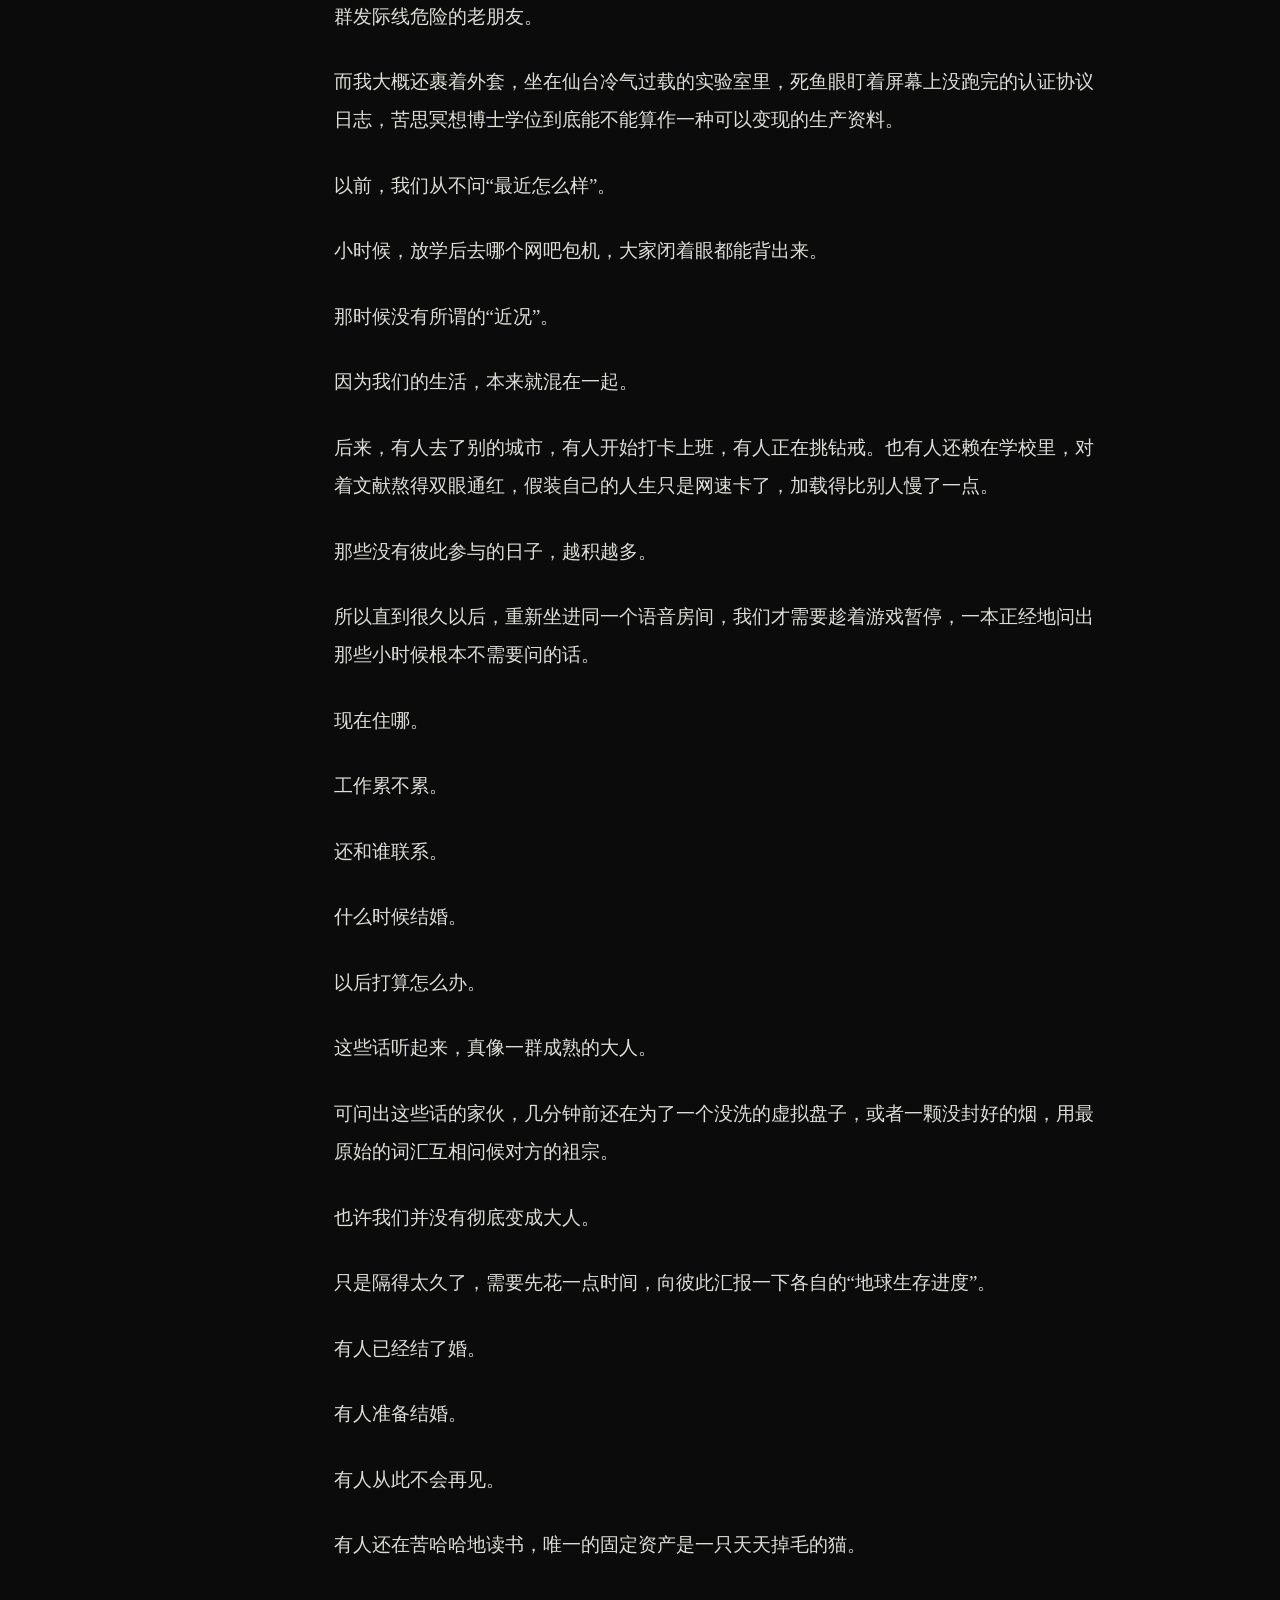
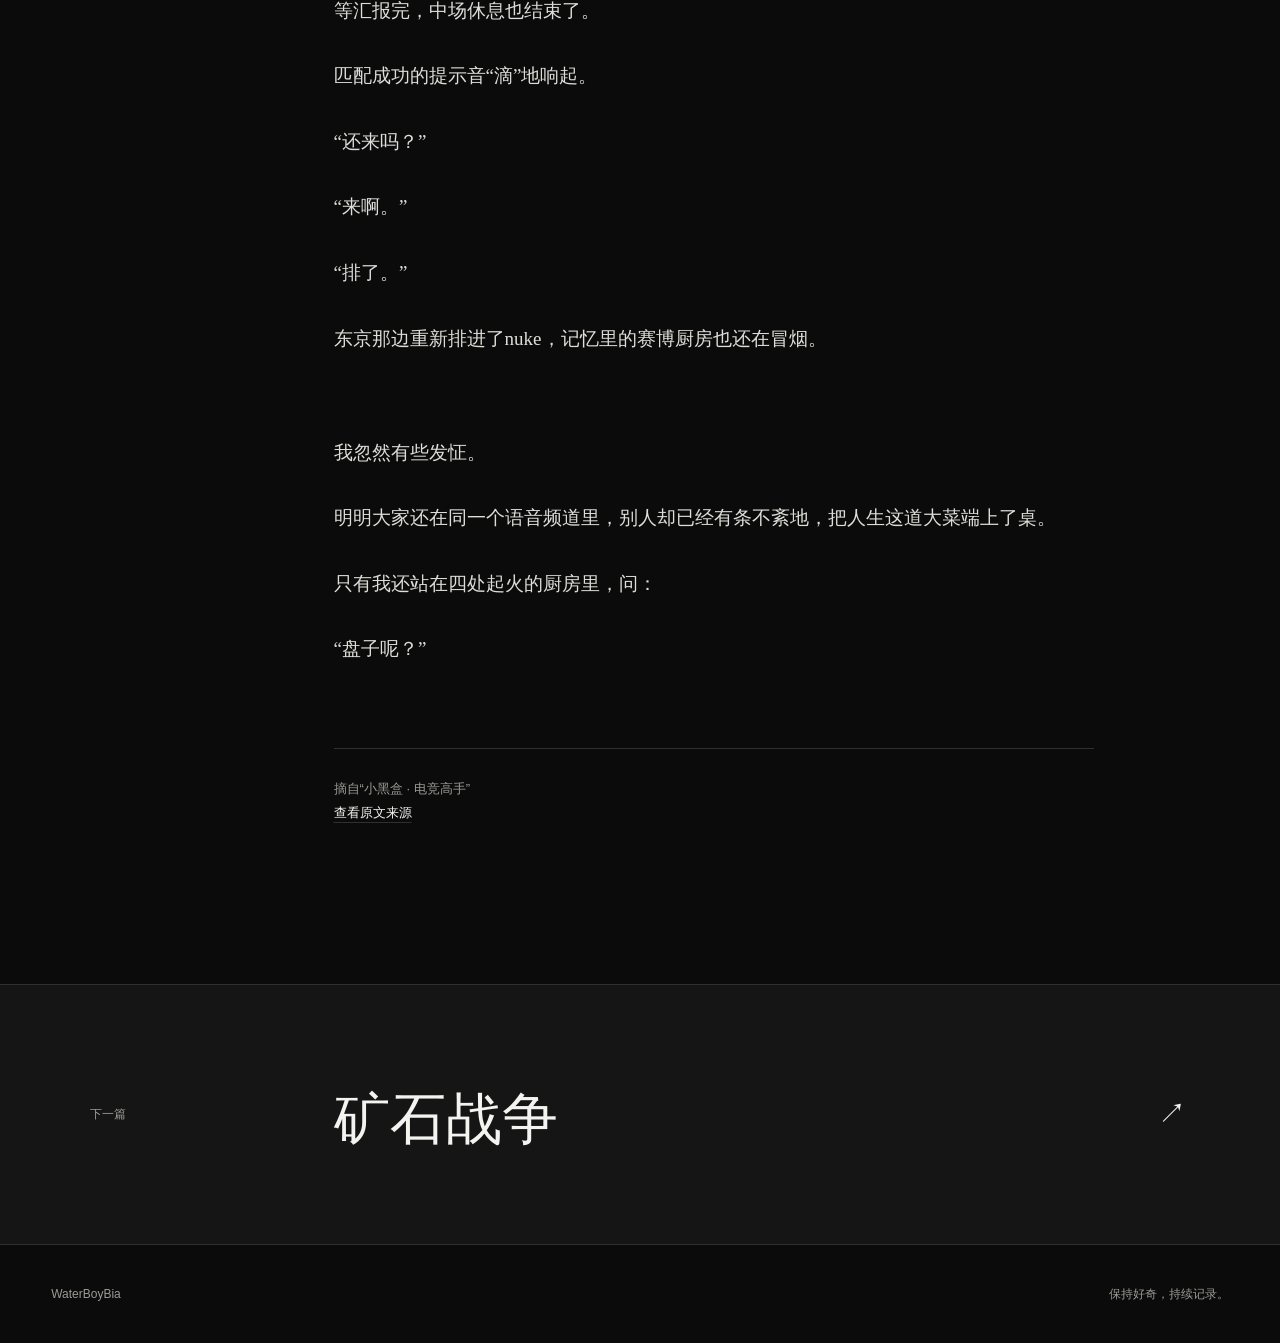
<file: note/中场休息/index.html>
<!doctype html>
<html lang="zh-CN">
<head>
  <meta charset="utf-8">
  <meta name="viewport" content="width=device-width, initial-scale=1">
  <meta name="description" content="浮生杂记：中场休息。">
  <meta name="theme-color" content="#0b0b0c">
  <title>中场休息 · 浮生杂记 · WaterBoyBia</title>
  <link rel="stylesheet" href="/assets/styles.css">
  <link rel="stylesheet" href="/assets/note.css">
  <script src="/assets/main.js" defer></script>
</head>
<body data-page="note">
  <a class="skip-link" href="#main">跳到主要内容</a>
  <header class="site-header">
    <a class="brand" href="/" aria-label="WaterBoyBia 首页">W.</a>
    <nav class="site-nav" id="site-nav" aria-label="主要导航"><a href="/introduction/">简介</a><a href="/photograph/">快门印象</a><a href="/note/">浮生杂记</a></nav>
  </header>
  <main id="main">
    <article class="essay">
      <header class="essay-hero">
        <a class="essay-hero__back reveal" href="/note/">← 返回文章索引</a>
        <div class="essay-hero__content reveal">
          <p class="essay-hero__kicker">浮生杂记 · 随笔</p>
          <h1>中场休息</h1>
          <p class="essay-hero__summary">枪声和厨房警报停下以后，现实里的声音才慢慢冒出来。</p>
          <div class="essay-meta">
            <time datetime="2026-07-21">2026-07-21</time>
            <span>NOTE 001</span>
          </div>
        </div>
      </header>
      <div class="essay-body">
        <p class="essay-rail reveal">01 / 02<br>中场休息</p>
        <div class="essay-copy">
          <p class="note-line reveal">世界上好像有一种逃不开的诡异定律。</p>
          <p class="note-line reveal">不管你们多久没见，开局时喊得多么热血，只要跟老朋友重新连上麦，最后总会在某个中场休息的间隙，猝不及防地跌进一场名为“人生进度”的临时汇报会。</p>
          <p class="note-line reveal">当然，打游戏的时候是顾不上这些的。</p>

          <p class="note-line reveal essay-break">那天连麦打 胡闹厨房 的只有三个人：我、LJH，以及发小HDH的老婆。HDH还在单位上班，没赶上这场厨房浩劫。</p>
          <p class="note-line reveal">游戏一开，语音里立刻乱成一锅粥。</p>
          <p class="note-line reveal">“盘子呢？谁把盘子吃了？”</p>
          <p class="note-line reveal">“别切你那破土豆了，先灭火！”</p>
          <p class="note-line reveal">“哪个畜生把做好的饭扔垃圾桶了？”</p>
          <p class="note-line reveal">“不是我。”</p>
          <p class="note-line reveal">“就是机哥，我眼睁睁看着他扔的！”</p>
          <p class="note-line reveal">有人瞎指挥，有人纯添乱。屏幕上报警的红光闪个不停，在那间四处起火的赛博厨房里，没人聊PPT，也没人催婚。</p>
          <p class="note-line reveal">毕竟番茄都已经烤成炭了，人生这种微不足道的小事，完全可以稍后处理。</p>
          <p class="note-line reveal">几局以后，大家宣布休息。</p>
          <p class="note-line reveal">手柄随手扔在桌上，游戏里没心没肺的BGM还在循环。LJH说外卖到了，摘了耳机出去拿。</p>
          <p class="note-line reveal">门“咔哒”一响，频道里忽然空了。只剩电流的底噪，还有挂在麦上的我和她。</p>
          <p class="note-line reveal">“最近怎么样？”</p>
          <p class="note-line reveal">“写论文，熬夜，然后玩。”</p>
          <p class="note-line reveal">“读博是不是特别忙？”</p>
          <p class="note-line reveal">“主要是对着看过的一篇篇看过又忘的论文，假装自己很忙。”</p>
          <p class="note-line reveal">她在那头笑了一声。</p>
          <p class="note-line reveal">不知道为什么，我忽然问：</p>
          <p class="note-line reveal">“你们结婚以后，出去旅过游吗？”</p>
          <p class="note-line reveal">“度蜜月算吗？”</p>
          <p class="note-line reveal">“不算。”</p>
          <p class="note-line reveal">“那没有。”</p>
          <p class="note-line reveal">“真的一次都没有？”</p>
          <p class="note-line reveal">“真没有啊。都要打卡上班嘛，下班了他又要打三角洲，也没特意安排。”</p>
          <p class="note-line reveal">她语气很平常，像在回答昨晚吃了什么。</p>
          <p class="note-line reveal">我原本以为，结婚以后，两个人总会偶尔从日常里逃出去，去陌生的街头瞎晃，拍一些日后可能再也不会点开的照片。</p>
          <p class="note-line reveal">可现实没有自动播放的浪漫CG。</p>
          <p class="note-line reveal">他们都要打卡。婚姻没有让生活凭空切换成另一种模式，只是让两个原本各自生活的人，把牙刷插进同一个洗漱杯，然后挤在早高峰的人潮里，继续犯困、吃饭、睡觉。</p>
          <p class="note-line reveal">过了一会儿，她反问我：</p>
          <p class="note-line reveal">“那你准备什么时候结婚？”</p>
          <p class="note-line reveal">“不知道。”</p>
          <p class="note-line reveal">“没想过吗？”</p>
          <p class="note-line reveal">“想有个屁用。”我叹了口气，“我连生产资料都没有，结个鬼。”</p>
          <p class="note-line reveal">“什么生产资料？”</p>
          <p class="note-line reveal">“工作、房子、钱。”</p>
          <p class="note-line reveal">“你不是在读博士吗？”</p>
          <p class="note-line reveal">“博士学位这块铁牌子，中介是不认的，不能拿来抵首付。”</p>
          <p class="note-line reveal">我低头看了一眼趴在脚边甩尾巴的奶牛猫。</p>
          <p class="note-line reveal">“我现在唯一的固定资产，就是这只叫马里奥的猫。”</p>
          <p class="note-line reveal">她被逗乐了。</p>
          <p class="note-line reveal essay-break">她说结婚其实没我想象中那么可怕，日子照样过。语气轻松得像一个已经进入下一张地图的人，回头对还站在入口外面的我说：</p>
          <p class="note-line reveal">“没那么难，你进来就知道了。”</p>
          <p class="note-line reveal">可问题是，我连这破副本的入口在哪都没摸着。</p>
          <p class="note-line reveal">没多久，LJH拎着外卖杀回来了。</p>
          <p class="note-line reveal">“聊什么呢？”</p>
          <p class="note-line reveal">“聊他什么时候结婚。”</p>
          <p class="note-line reveal">“靠，你们怎么聊了个这么无聊的话题。”</p>
          <p class="note-line reveal">塑料袋被扯开，一次性筷子“啪”地掰断。刚才关于婚姻的沉重话题，就这样被一份外卖轻描淡写地盖了过去。</p>

          <p class="note-line reveal essay-break">后来和东京的朋友重新打CS，也是差不多的流程。</p>
          <p class="note-line reveal">游戏开始以后，频道里只有报点、脚步和枪声。</p>
          <p class="note-line reveal">“中路两个！”</p>
          <p class="note-line reveal">“A小有人！”</p>
          <p class="note-line reveal">“你拿着包冲第一个干什么？”</p>
          <p class="note-line reveal">“别叫，你刚才也没补到枪。”</p>
          <p class="note-line reveal">有人残血冲锋，有人满血保枪，还有人死了以后立刻化身教练，开始指点江山。</p>
          <p class="note-line reveal">真正聊起生活，往往是一局打完以后。</p>
          <p class="note-line reveal">结算画面的比分定格。有人摘下耳机去洗手间，易拉罐拉环“哧”地弹开，还有人说先别排，抽根烟。</p>
          <p class="note-line reveal">枪声一停，现实里的声音才慢慢冒出来。</p>
          <p class="note-line reveal">“你还住以前那儿？”</p>
          <p class="note-line reveal">“住着呢。”</p>
          <p class="note-line reveal">“房东没涨租？”</p>
          <p class="note-line reveal">“没，那老头暂时还没想起我。”</p>
          <p class="note-line reveal">“还跟前任联系吗？”</p>
          <p class="note-line reveal">“没。”</p>
          <p class="note-line reveal">“删了？”</p>
          <p class="note-line reveal">“嗯。”</p>
          <p class="note-line reveal">“以后也不会见了？”</p>
          <p class="note-line reveal">“大概率不会了。”</p>

          <p class="note-line reveal essay-break">其实根本不是大概率。</p>
          <p class="note-line reveal">聊天框早就清空了。我们住在不同的地方，认识不同的人，吹着不同城市的晚风。</p>
          <p class="note-line reveal">只要这个世界不突然发疯，非要给一段早就结束的故事硬塞个续集，我们这辈子是真的不会再遇见了。</p>
          <p class="note-line reveal">但我没说这么多。</p>
          <p class="note-line reveal">他们也没再刨根问底。</p>
          <p class="note-line reveal essay-break">有人喝了口可乐，有人敲了几下机械键盘。那段沾了灰的旧事，就这样被大家默契地跳了过去。</p>
          <p class="note-line reveal">我缓了口气，把问题扔回去。</p>
          <p class="note-line reveal">“你们现在都还在谈吧？”</p>
          <p class="note-line reveal">“谈着呢。”</p>
          <p class="note-line reveal">“准备什么时候结？”</p>
          <p class="note-line reveal">“可能明年吧。”</p>
          <p class="note-line reveal">“这么快？”</p>
          <p class="note-line reveal">“快个锤子，都谈多久了。”</p>
          <p class="note-line reveal">另一个人也开麦，说自己以后多半会留在东京领证。</p>
          <p class="note-line reveal">他们聊起这些事极其自然。工资涨一点，换个稍微大点的房子，两个人觉得日子还能继续过下去，就去把证领了。</p>
          <p class="note-line reveal">没有振聋发聩的命运钟声，也没有站在人生十字路口连抽几根烟的反复推演。</p>
          <p class="note-line reveal">只是日子走到了这里，于是顺手翻到了下一页。</p>
          <p class="note-line reveal">“那你呢？”</p>
          <p class="note-line reveal">“我不知道。”</p>
          <p class="note-line reveal">“你怎么又不知道？”</p>
          <p class="note-line reveal">“因为老子还是个学生。”</p>
          <p class="note-line reveal">“学生照样能结婚。”</p>
          <p class="note-line reveal">“理论上允许，经济实力不支持。”</p>
          <p class="note-line reveal">“你不是有奖学金吗？”</p>
          <p class="note-line reveal">“那点钢镚交完房租，只够买猫粮和我自己的口粮。”</p>
          <p class="note-line reveal">大家哄堂大笑。</p>

          <p class="note-line reveal essay-break">语音里的几个人几乎都在恋爱。也许再过一年，真的有人会在东京结婚。</p>
          <p class="note-line reveal">他们会穿上笔挺的西装，在酒店聚光灯下人模狗样地拍照。朋友圈里满是钻戒、鲜花，和一群发际线危险的老朋友。</p>
          <p class="note-line reveal">而我大概还裹着外套，坐在仙台冷气过载的实验室里，死鱼眼盯着屏幕上没跑完的认证协议日志，苦思冥想博士学位到底能不能算作一种可以变现的生产资料。</p>
          <p class="note-line reveal">以前，我们从不问“最近怎么样”。</p>
          <p class="note-line reveal">小时候，放学后去哪个网吧包机，大家闭着眼都能背出来。</p>
          <p class="note-line reveal">那时候没有所谓的“近况”。</p>
          <p class="note-line reveal">因为我们的生活，本来就混在一起。</p>
          <p class="note-line reveal">后来，有人去了别的城市，有人开始打卡上班，有人正在挑钻戒。也有人还赖在学校里，对着文献熬得双眼通红，假装自己的人生只是网速卡了，加载得比别人慢了一点。</p>
          <p class="note-line reveal">那些没有彼此参与的日子，越积越多。</p>
          <p class="note-line reveal">所以直到很久以后，重新坐进同一个语音房间，我们才需要趁着游戏暂停，一本正经地问出那些小时候根本不需要问的话。</p>
          <p class="note-line reveal">现在住哪。</p>
          <p class="note-line reveal">工作累不累。</p>
          <p class="note-line reveal">还和谁联系。</p>
          <p class="note-line reveal">什么时候结婚。</p>
          <p class="note-line reveal">以后打算怎么办。</p>
          <p class="note-line reveal">这些话听起来，真像一群成熟的大人。</p>
          <p class="note-line reveal">可问出这些话的家伙，几分钟前还在为了一个没洗的虚拟盘子，或者一颗没封好的烟，用最原始的词汇互相问候对方的祖宗。</p>
          <p class="note-line reveal">也许我们并没有彻底变成大人。</p>
          <p class="note-line reveal">只是隔得太久了，需要先花一点时间，向彼此汇报一下各自的“地球生存进度”。</p>
          <p class="note-line reveal">有人已经结了婚。</p>
          <p class="note-line reveal">有人准备结婚。</p>
          <p class="note-line reveal">有人从此不会再见。</p>
          <p class="note-line reveal">有人还在苦哈哈地读书，唯一的固定资产是一只天天掉毛的猫。</p>
          <p class="note-line reveal">等汇报完，中场休息也结束了。</p>
          <p class="note-line reveal">匹配成功的提示音“滴”地响起。</p>
          <p class="note-line reveal">“还来吗？”</p>
          <p class="note-line reveal">“来啊。”</p>
          <p class="note-line reveal">“排了。”</p>
          <p class="note-line reveal">东京那边重新排进了nuke，记忆里的赛博厨房也还在冒烟。</p>

          <p class="note-line reveal essay-break">我忽然有些发怔。</p>
          <p class="note-line reveal">明明大家还在同一个语音频道里，别人却已经有条不紊地，把人生这道大菜端上了桌。</p>
          <p class="note-line reveal">只有我还站在四处起火的厨房里，问：</p>
          <p class="note-line reveal">“盘子呢？”</p>

          <div class="essay-source reveal">
            摘自“小黑盒 · 电竞高手”
            <br>
            <a href="https://api.xiaoheihe.cn/v3/bbs/app/api/web/share?h_camp=link&amp;h_src=YXBwX3NoYXJl&amp;link_id=9e99722fc9d5" rel="noreferrer">查看原文来源</a>
          </div>
        </div>
      </div>
    </article>
    <a class="essay-next" href="/note/矿石战争/">
      <small>下一篇</small>
      <strong>矿石战争</strong>
      <span class="essay-next__arrow" aria-hidden="true">↗</span>
    </a>
  </main>
  <footer class="site-footer"><p>WaterBoyBia</p><p>保持好奇，持续记录。</p></footer>
</body>
</html>
</file>
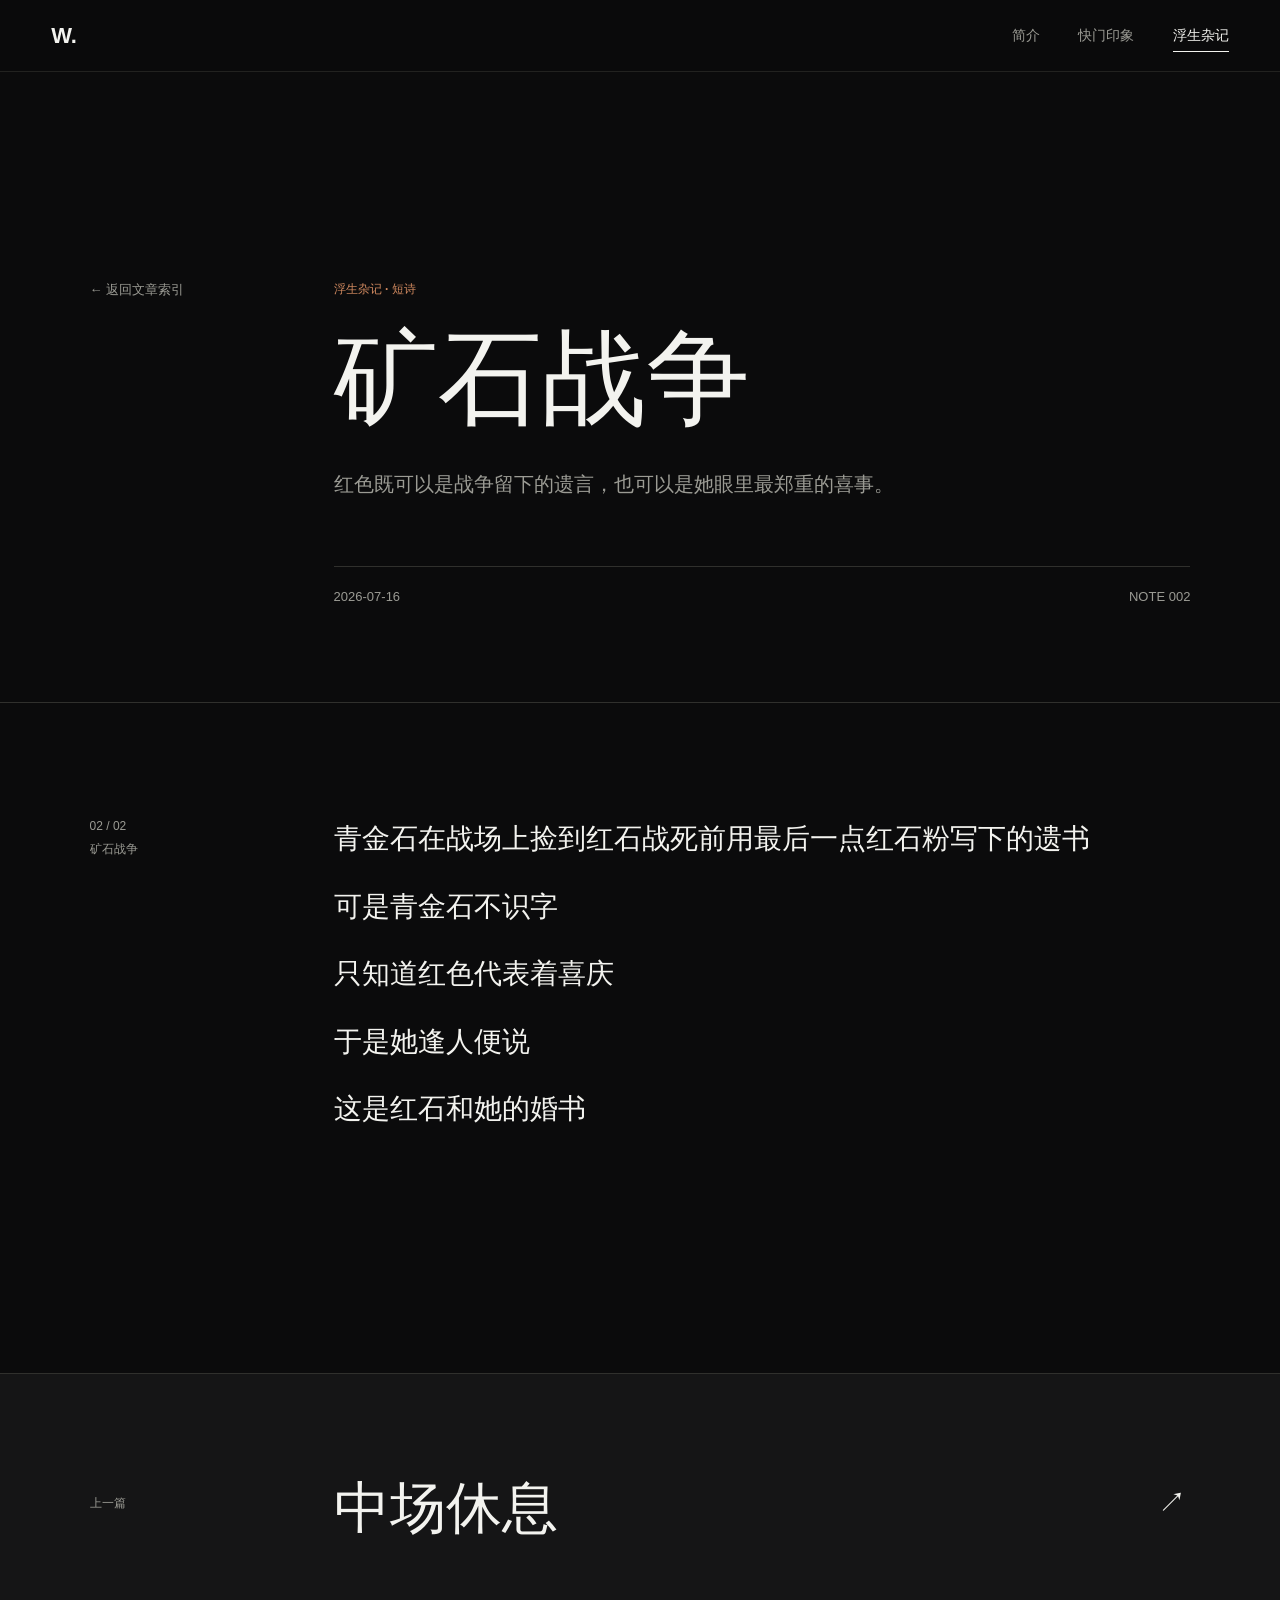
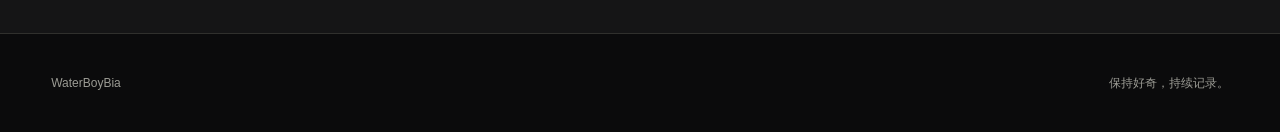
<file: note/矿石战争/index.html>
<!doctype html>
<html lang="zh-CN">
<head>
  <meta charset="utf-8">
  <meta name="viewport" content="width=device-width, initial-scale=1">
  <meta name="description" content="浮生杂记：矿石战争。">
  <meta name="theme-color" content="#0b0b0c">
  <title>矿石战争 · 浮生杂记 · WaterBoyBia</title>
  <link rel="stylesheet" href="/assets/styles.css">
  <link rel="stylesheet" href="/assets/note.css">
  <script src="/assets/main.js" defer></script>
</head>
<body data-page="note">
  <a class="skip-link" href="#main">跳到主要内容</a>
  <header class="site-header">
    <a class="brand" href="/" aria-label="WaterBoyBia 首页">W.</a>
    <nav class="site-nav" id="site-nav" aria-label="主要导航"><a href="/introduction/">简介</a><a href="/photograph/">快门印象</a><a href="/note/">浮生杂记</a></nav>
  </header>
  <main id="main">
    <article class="essay essay--poem">
      <header class="essay-hero">
        <a class="essay-hero__back reveal" href="/note/">← 返回文章索引</a>
        <div class="essay-hero__content reveal">
          <p class="essay-hero__kicker">浮生杂记 · 短诗</p>
          <h1>矿石战争</h1>
          <p class="essay-hero__summary">红色既可以是战争留下的遗言，也可以是她眼里最郑重的喜事。</p>
          <div class="essay-meta">
            <time datetime="2026-07-16">2026-07-16</time>
            <span>NOTE 002</span>
          </div>
        </div>
      </header>
      <div class="essay-body">
        <p class="essay-rail reveal">02 / 02<br>矿石战争</p>
        <div class="essay-copy">
          <p class="note-line reveal">青金石在战场上捡到红石战死前用最后一点红石粉写下的遗书</p>
          <p class="note-line reveal">可是青金石不识字</p>
          <p class="note-line reveal">只知道红色代表着喜庆</p>
          <p class="note-line reveal">于是她逢人便说</p>
          <p class="note-line reveal">这是红石和她的婚书</p>
        </div>
      </div>
    </article>
    <a class="essay-next" href="/note/中场休息/">
      <small>上一篇</small>
      <strong>中场休息</strong>
      <span class="essay-next__arrow" aria-hidden="true">↗</span>
    </a>
  </main>
  <footer class="site-footer"><p>WaterBoyBia</p><p>保持好奇，持续记录。</p></footer>
</body>
</html>
</file>
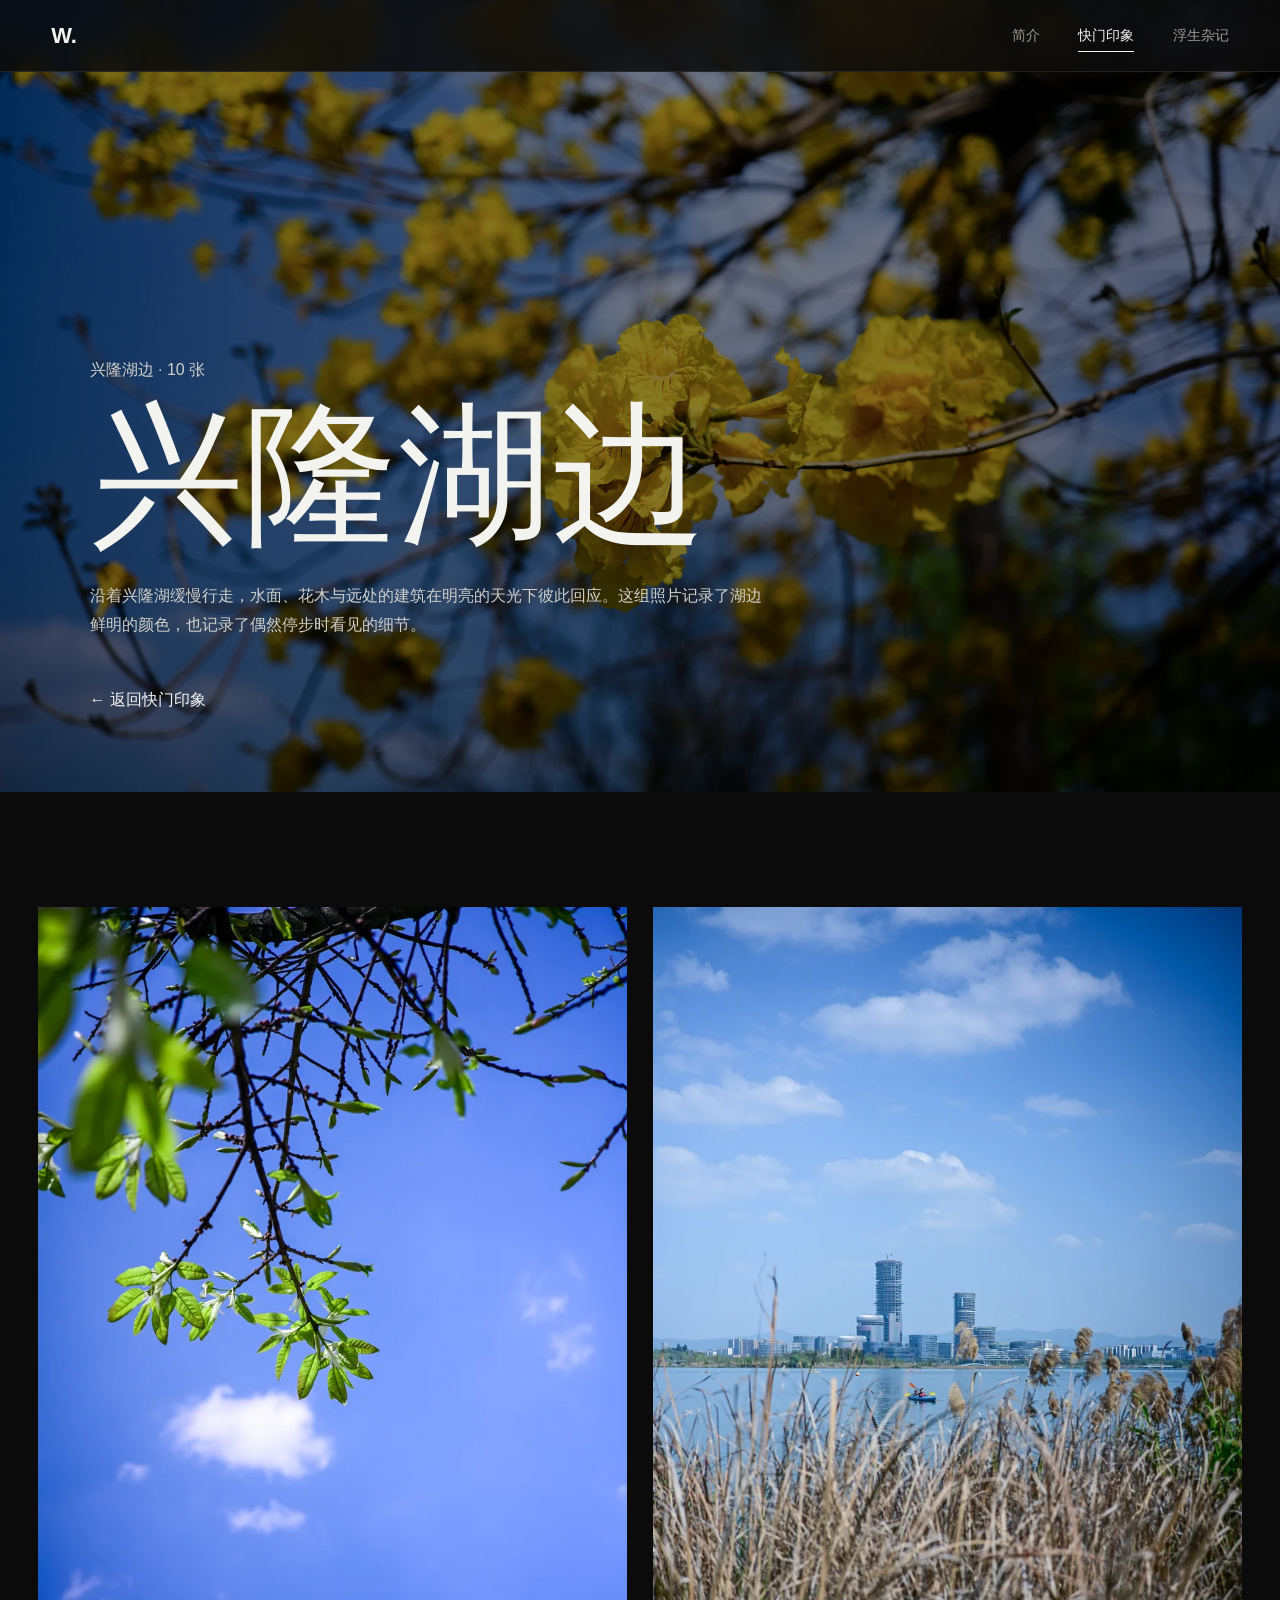
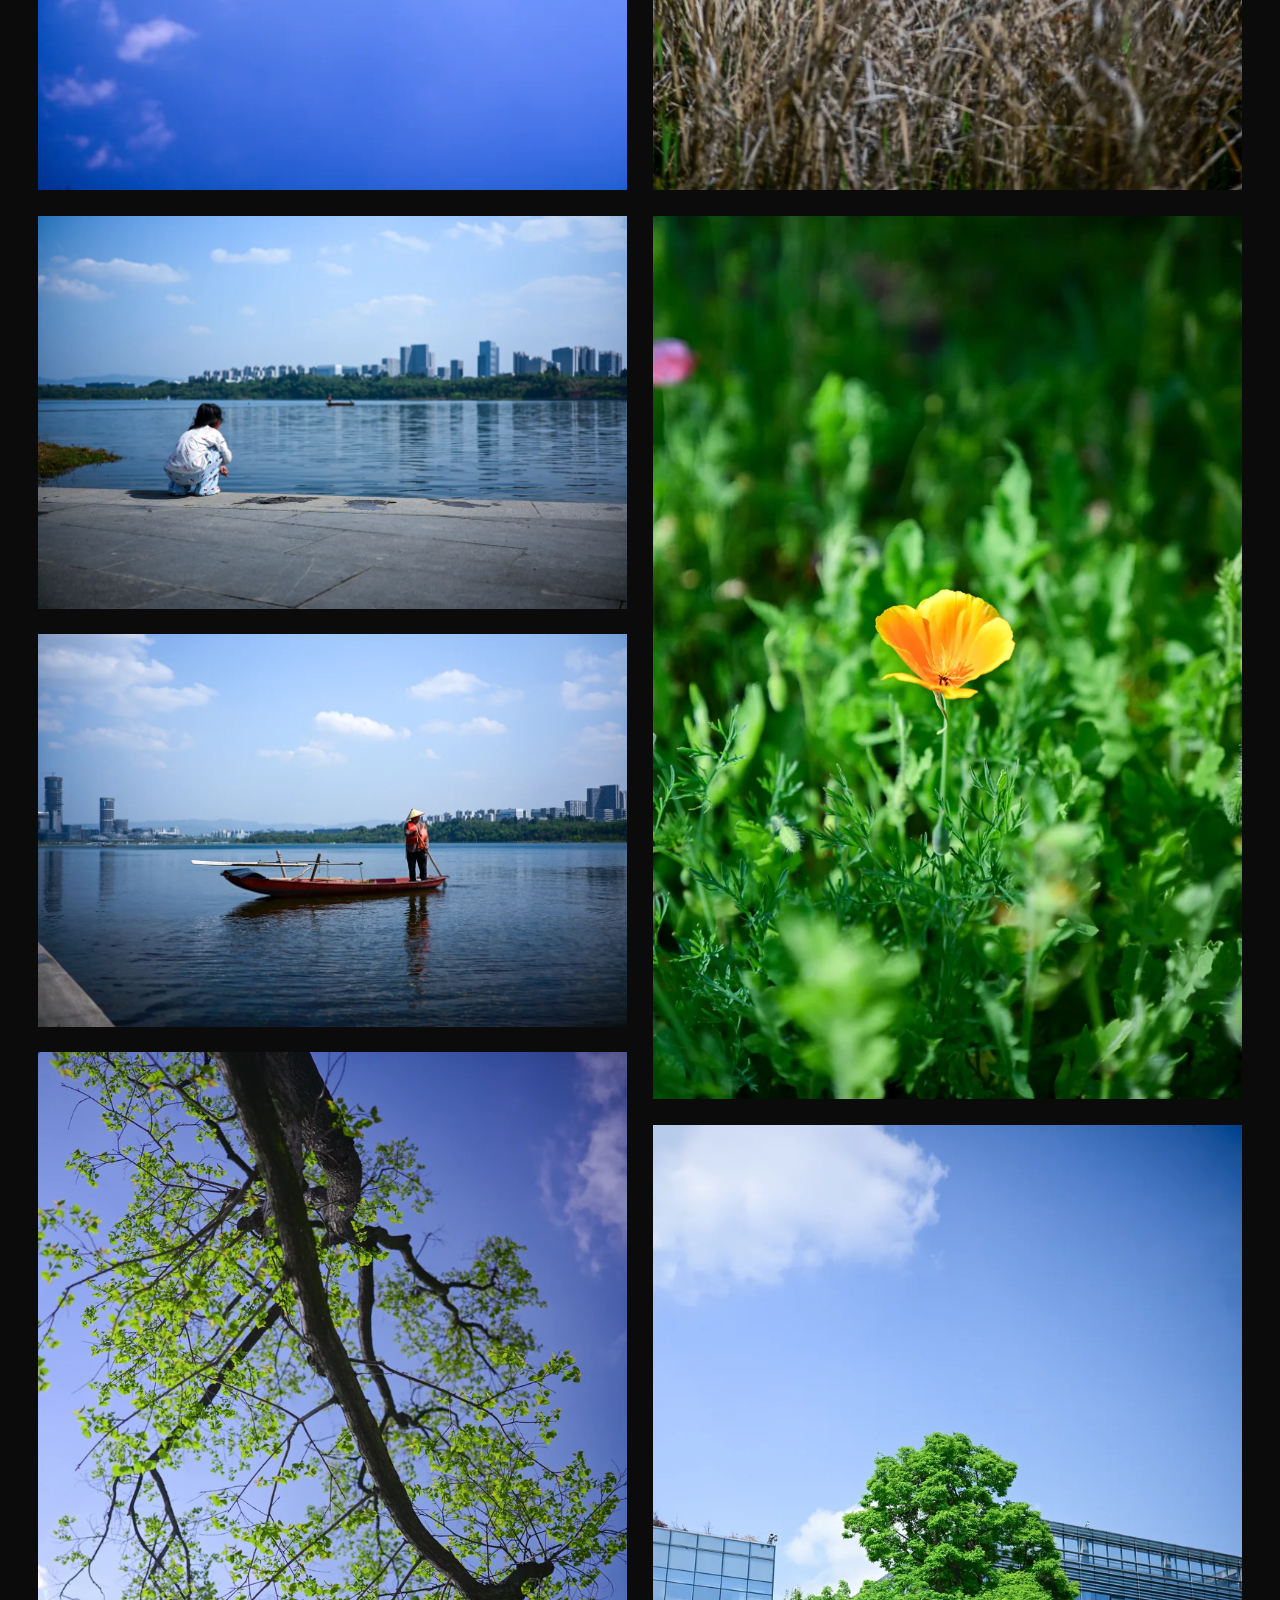
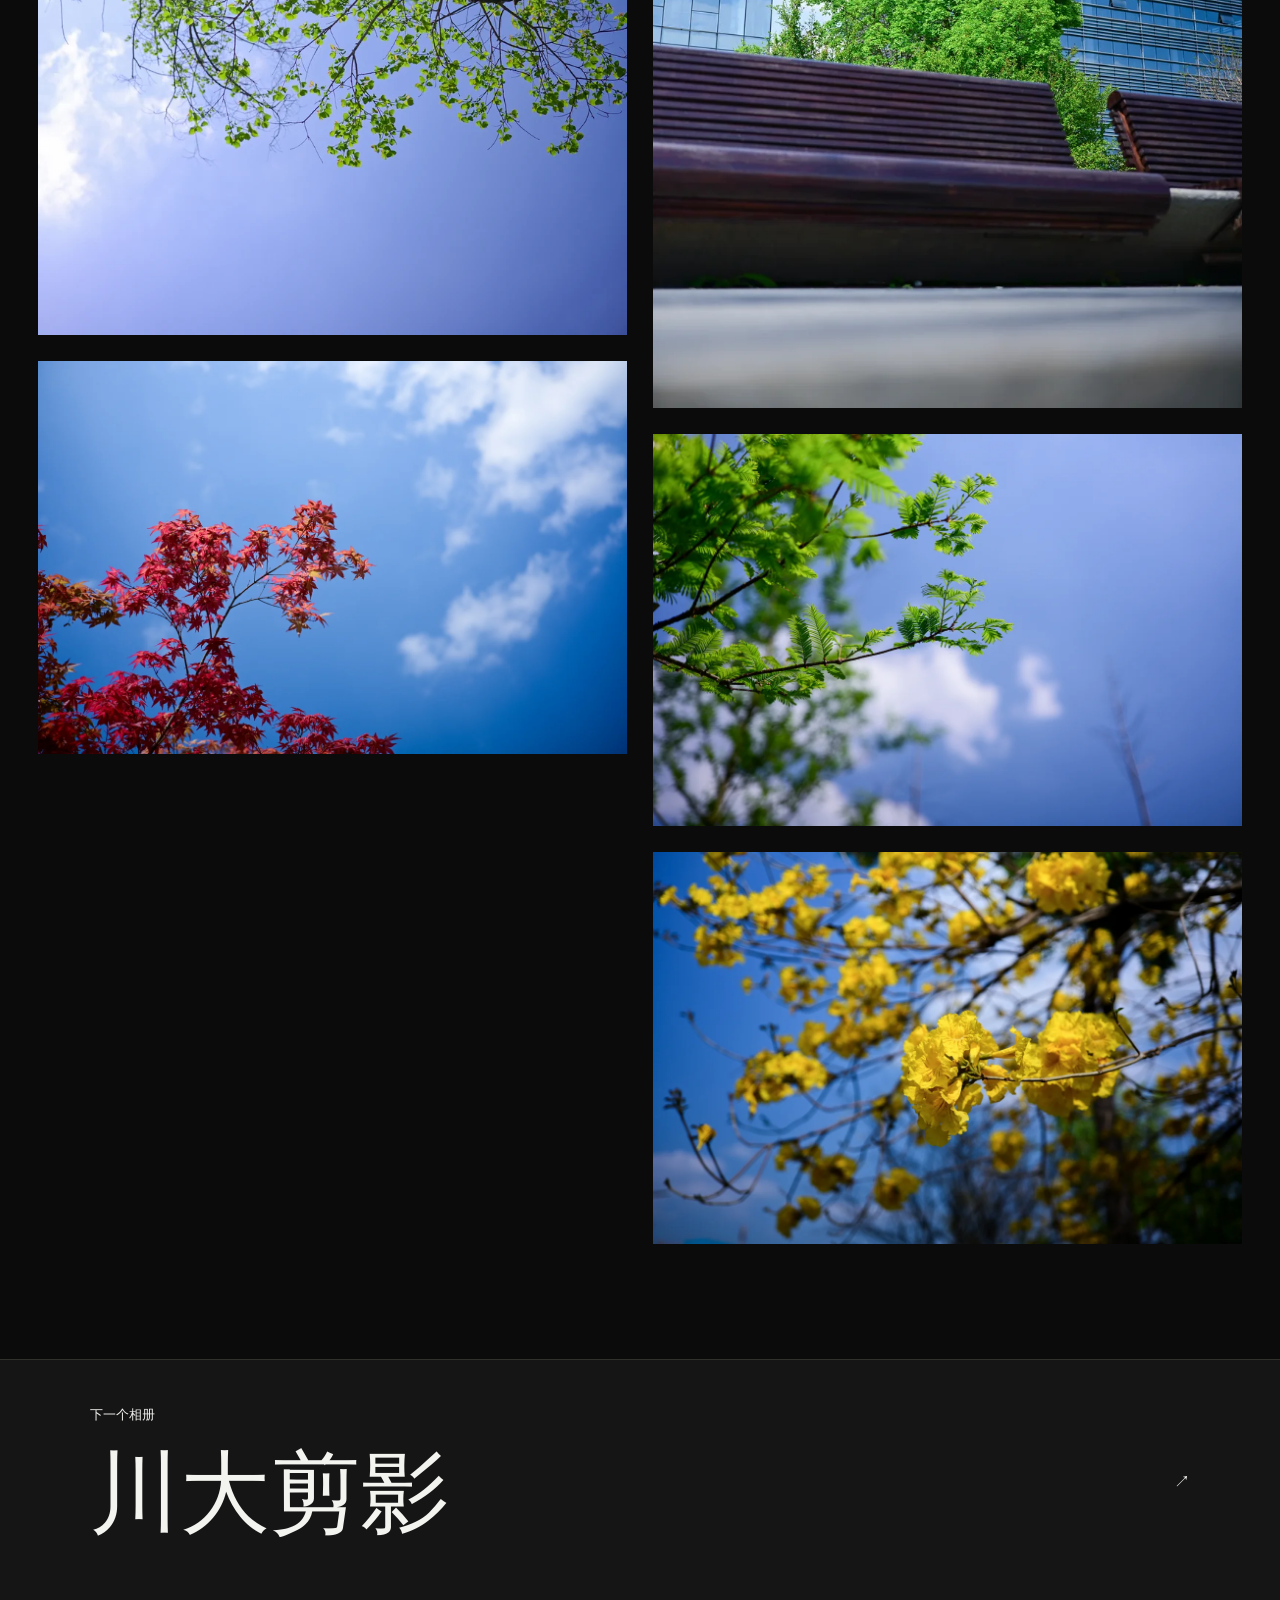
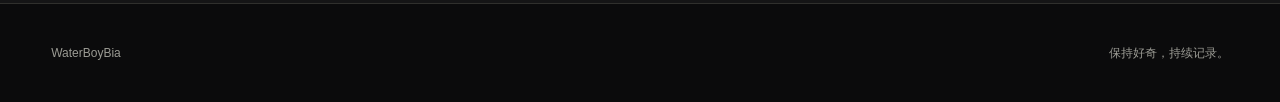
<file: photograph/albums/兴隆湖边/index.html>
<!doctype html>
<html lang="zh-CN">
<head>
  <meta charset="utf-8">
  <meta name="viewport" content="width=device-width, initial-scale=1">
  <meta name="description" content="快门印象相册：兴隆湖边。">
  <meta name="theme-color" content="#0b0b0c">
  <title>兴隆湖边 · 快门印象</title>
  <link rel="stylesheet" href="/assets/styles.css">
  <link rel="stylesheet" href="/assets/photograph.css">
  <script src="/assets/main.js" defer></script>
  <script src="/assets/photograph.js" type="module"></script>
</head>
<body data-page="photograph">
  <a class="skip-link" href="#main">跳到主要内容</a>
  <header class="site-header">
    <a class="brand" href="/" aria-label="WaterBoyBia 首页">W.</a>
    <nav class="site-nav" id="site-nav" aria-label="主要导航"><a href="/introduction/">简介</a><a href="/photograph/">快门印象</a><a href="/note/">浮生杂记</a></nav>
  </header>
  <main id="main">
    <section class="album-hero">
      <img class="album-hero__image" src="/photograph/generated/albums/兴隆湖边/DSC_0067-2400.webp" alt="兴隆湖边相册封面：蓝天下的黄色花朵" width="2400" height="1600" fetchpriority="high">
      <div class="album-hero__shade" aria-hidden="true"></div>
      <div class="album-hero__content"><p>兴隆湖边 · 10 张</p><h1>兴隆湖边</h1><p>沿着兴隆湖缓慢行走，水面、花木与远处的建筑在明亮的天光下彼此回应。这组照片记录了湖边鲜明的颜色，也记录了偶然停步时看见的细节。</p><a href="/photograph/">← 返回快门印象</a></div>
    </section>
    <section class="album-gallery" aria-label="兴隆湖边照片" data-randomize-gallery>
      <a class="gallery-item" href="/photograph/generated/albums/兴隆湖边/DSC_0024(2)-2400.webp" data-lightbox-item data-album="兴隆湖边"><img src="/photograph/generated/albums/兴隆湖边/DSC_0024(2)-1200.webp" alt="兴隆湖边的湖面、花木或沿岸景色" width="1200" height="800" loading="lazy"></a>
      <a class="gallery-item" href="/photograph/generated/albums/兴隆湖边/DSC_0039(1)-2400.webp" data-lightbox-item data-album="兴隆湖边"><img src="/photograph/generated/albums/兴隆湖边/DSC_0039(1)-1200.webp" alt="兴隆湖边的湖面、花木或沿岸景色" width="800" height="1200" loading="lazy"></a>
      <a class="gallery-item" href="/photograph/generated/albums/兴隆湖边/DSC_0045-2400.webp" data-lightbox-item data-album="兴隆湖边"><img src="/photograph/generated/albums/兴隆湖边/DSC_0045-1200.webp" alt="兴隆湖边的湖面、花木或沿岸景色" width="800" height="1200" loading="lazy"></a>
      <a class="gallery-item" href="/photograph/generated/albums/兴隆湖边/DSC_0048(2)-2400.webp" data-lightbox-item data-album="兴隆湖边"><img src="/photograph/generated/albums/兴隆湖边/DSC_0048(2)-1200.webp" alt="兴隆湖边的湖面、花木或沿岸景色" width="1200" height="800" loading="lazy"></a>
      <a class="gallery-item" href="/photograph/generated/albums/兴隆湖边/DSC_0049(1)-2400.webp" data-lightbox-item data-album="兴隆湖边"><img src="/photograph/generated/albums/兴隆湖边/DSC_0049(1)-1200.webp" alt="兴隆湖边的湖面、花木或沿岸景色" width="800" height="1200" loading="lazy"></a>
      <a class="gallery-item" href="/photograph/generated/albums/兴隆湖边/DSC_0050(2)-2400.webp" data-lightbox-item data-album="兴隆湖边"><img src="/photograph/generated/albums/兴隆湖边/DSC_0050(2)-1200.webp" alt="兴隆湖边的湖面、花木或沿岸景色" width="800" height="1200" loading="lazy"></a>
      <a class="gallery-item" href="/photograph/generated/albums/兴隆湖边/DSC_0051(1)-2400.webp" data-lightbox-item data-album="兴隆湖边"><img src="/photograph/generated/albums/兴隆湖边/DSC_0051(1)-1200.webp" alt="兴隆湖边的湖面、花木或沿岸景色" width="1200" height="800" loading="lazy"></a>
      <a class="gallery-item" href="/photograph/generated/albums/兴隆湖边/DSC_0057-2400.webp" data-lightbox-item data-album="兴隆湖边"><img src="/photograph/generated/albums/兴隆湖边/DSC_0057-1200.webp" alt="兴隆湖边的湖面、花木或沿岸景色" width="1200" height="800" loading="lazy"></a>
      <a class="gallery-item" href="/photograph/generated/albums/兴隆湖边/DSC_0062-2400.webp" data-lightbox-item data-album="兴隆湖边"><img src="/photograph/generated/albums/兴隆湖边/DSC_0062-1200.webp" alt="兴隆湖边的湖面、花木或沿岸景色" width="800" height="1200" loading="lazy"></a>
      <a class="gallery-item" href="/photograph/generated/albums/兴隆湖边/DSC_0067-2400.webp" data-lightbox-item data-album="兴隆湖边"><img src="/photograph/generated/albums/兴隆湖边/DSC_0067-1200.webp" alt="兴隆湖边的湖面、花木或沿岸景色" width="1200" height="800" loading="lazy"></a>
    </section>
    <a class="next-album" href="/photograph/albums/川大剪影/"><span><small>下一个相册</small><br><strong>川大剪影</strong></span><span aria-hidden="true">↗</span></a>
  </main>
  <dialog class="lightbox" data-lightbox-dialog aria-label="兴隆湖边图片查看器">
    <button type="button" data-lightbox-close aria-label="关闭图片查看器">关闭</button><button type="button" data-lightbox-previous aria-label="上一张图片">←</button>
    <figure><img data-lightbox-image alt=""><figcaption><span data-lightbox-album></span><span data-lightbox-counter></span></figcaption></figure>
    <button type="button" data-lightbox-next aria-label="下一张图片">→</button>
  </dialog>
  <footer class="site-footer"><p>WaterBoyBia</p><p>保持好奇，持续记录。</p></footer>
</body>
</html>
</file>
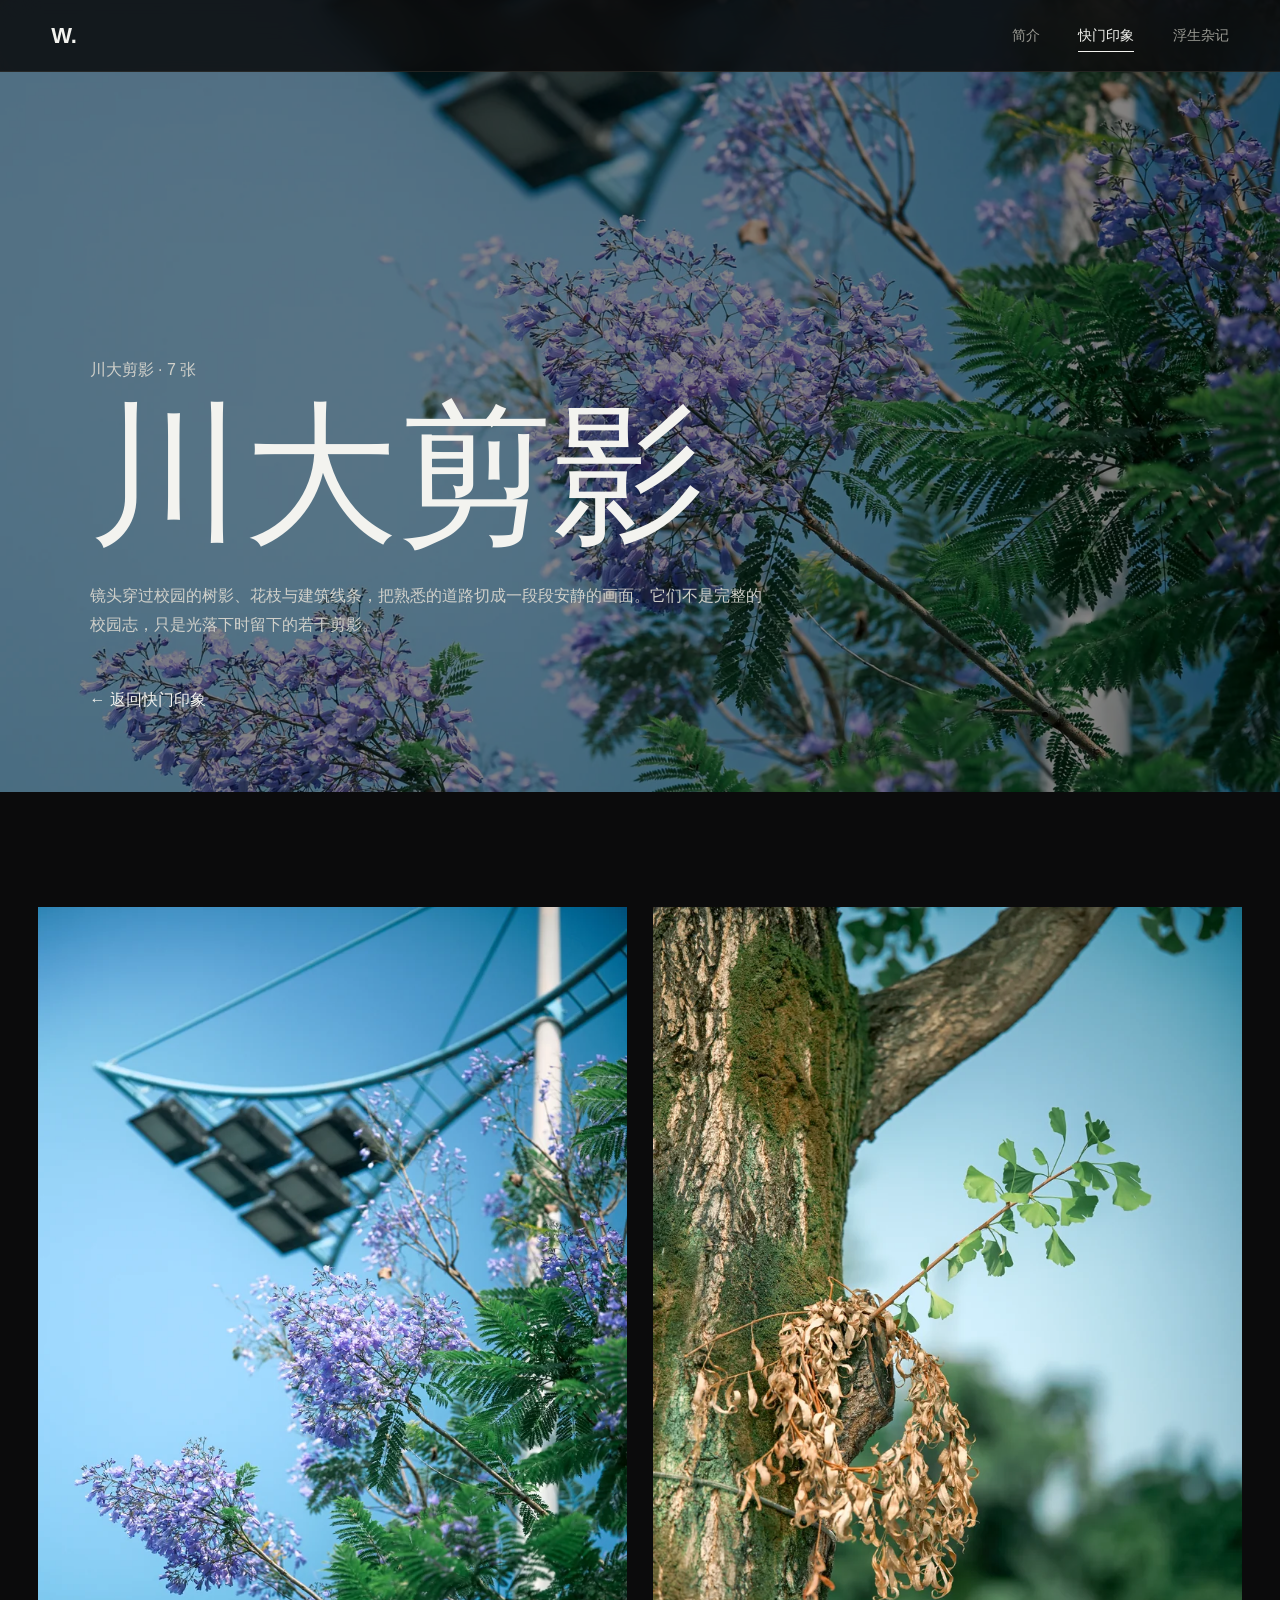
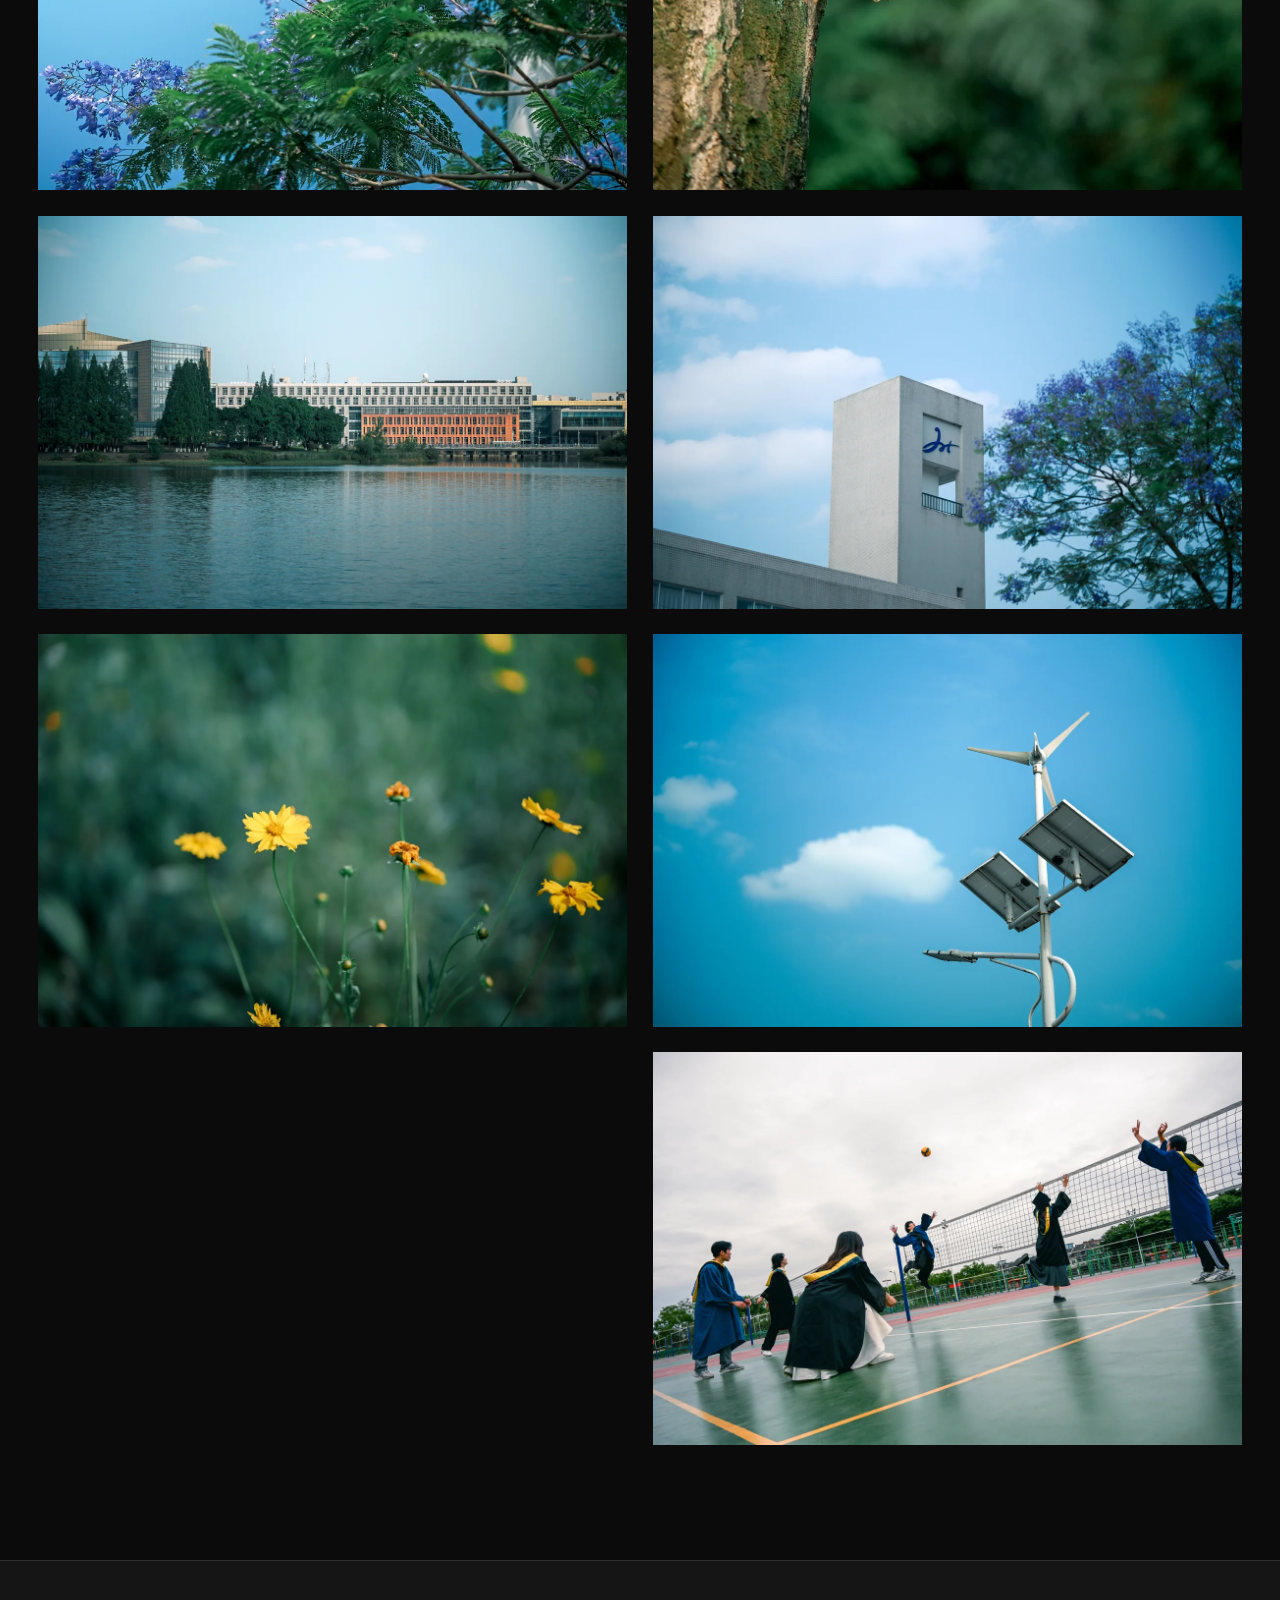
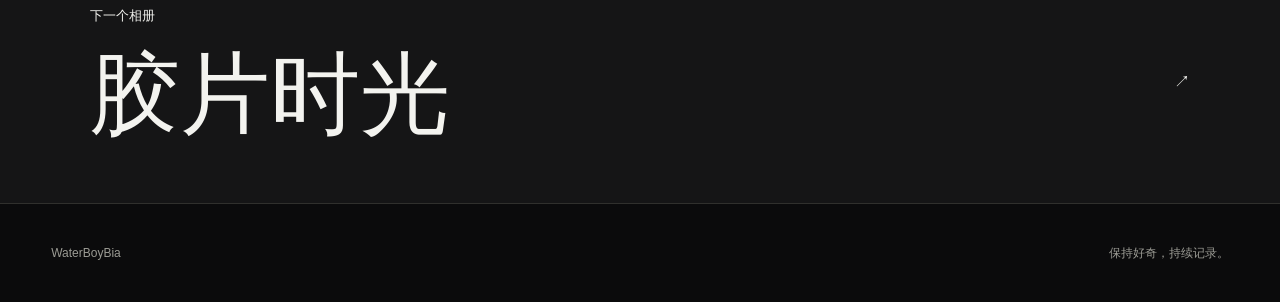
<file: photograph/albums/川大剪影/index.html>
<!doctype html>
<html lang="zh-CN">
<head>
  <meta charset="utf-8">
  <meta name="viewport" content="width=device-width, initial-scale=1">
  <meta name="description" content="快门印象相册：川大剪影。">
  <meta name="theme-color" content="#0b0b0c">
  <title>川大剪影 · 快门印象</title>
  <link rel="stylesheet" href="/assets/styles.css">
  <link rel="stylesheet" href="/assets/photograph.css">
  <script src="/assets/main.js" defer></script>
  <script src="/assets/photograph.js" type="module"></script>
</head>
<body data-page="photograph">
  <a class="skip-link" href="#main">跳到主要内容</a>
  <header class="site-header">
    <a class="brand" href="/" aria-label="WaterBoyBia 首页">W.</a>
    <nav class="site-nav" id="site-nav" aria-label="主要导航"><a href="/introduction/">简介</a><a href="/photograph/">快门印象</a><a href="/note/">浮生杂记</a></nav>
  </header>
  <main id="main">
    <section class="album-hero">
      <img class="album-hero__image" src="/photograph/generated/albums/川大剪影/DSC_0009(1)-2400.webp" alt="川大剪影相册封面：蓝天下的花枝与建筑" width="1600" height="2400" fetchpriority="high">
      <div class="album-hero__shade" aria-hidden="true"></div>
      <div class="album-hero__content"><p>川大剪影 · 7 张</p><h1>川大剪影</h1><p>镜头穿过校园的树影、花枝与建筑线条，把熟悉的道路切成一段段安静的画面。它们不是完整的校园志，只是光落下时留下的若干剪影。</p><a href="/photograph/">← 返回快门印象</a></div>
    </section>
    <section class="album-gallery" aria-label="川大剪影照片" data-randomize-gallery>
      <a class="gallery-item" href="/photograph/generated/albums/川大剪影/DSC_0009(1)-2400.webp" data-lightbox-item data-album="川大剪影"><img src="/photograph/generated/albums/川大剪影/DSC_0009(1)-1200.webp" alt="川大校园中的花木、建筑或光影" width="800" height="1200" loading="lazy"></a>
      <a class="gallery-item" href="/photograph/generated/albums/川大剪影/DSC_0011(1)-2400.webp" data-lightbox-item data-album="川大剪影"><img src="/photograph/generated/albums/川大剪影/DSC_0011(1)-1200.webp" alt="川大校园中的花木、建筑或光影" width="800" height="1200" loading="lazy"></a>
      <a class="gallery-item" href="/photograph/generated/albums/川大剪影/DSC_0015(2)-2400.webp" data-lightbox-item data-album="川大剪影"><img src="/photograph/generated/albums/川大剪影/DSC_0015(2)-1200.webp" alt="川大校园中的花木、建筑或光影" width="1200" height="800" loading="lazy"></a>
      <a class="gallery-item" href="/photograph/generated/albums/川大剪影/DSC_0017(2)-2400.webp" data-lightbox-item data-album="川大剪影"><img src="/photograph/generated/albums/川大剪影/DSC_0017(2)-1200.webp" alt="川大校园中的花木、建筑或光影" width="1200" height="800" loading="lazy"></a>
      <a class="gallery-item" href="/photograph/generated/albums/川大剪影/DSC_0036-2400.webp" data-lightbox-item data-album="川大剪影"><img src="/photograph/generated/albums/川大剪影/DSC_0036-1200.webp" alt="川大校园中的花木、建筑或光影" width="1200" height="800" loading="lazy"></a>
      <a class="gallery-item" href="/photograph/generated/albums/川大剪影/DSC_0044-2400.webp" data-lightbox-item data-album="川大剪影"><img src="/photograph/generated/albums/川大剪影/DSC_0044-1200.webp" alt="川大校园中的花木、建筑或光影" width="1200" height="800" loading="lazy"></a>
      <a class="gallery-item" href="/photograph/generated/albums/川大剪影/DSC_0185-2400.webp" data-lightbox-item data-album="川大剪影"><img src="/photograph/generated/albums/川大剪影/DSC_0185-1200.webp" alt="川大校园中的花木、建筑或光影" width="1200" height="800" loading="lazy"></a>
    </section>
    <a class="next-album" href="/photograph/albums/胶片时光/"><span><small>下一个相册</small><br><strong>胶片时光</strong></span><span aria-hidden="true">↗</span></a>
  </main>
  <dialog class="lightbox" data-lightbox-dialog aria-label="川大剪影图片查看器">
    <button type="button" data-lightbox-close aria-label="关闭图片查看器">关闭</button><button type="button" data-lightbox-previous aria-label="上一张图片">←</button>
    <figure><img data-lightbox-image alt=""><figcaption><span data-lightbox-album></span><span data-lightbox-counter></span></figcaption></figure>
    <button type="button" data-lightbox-next aria-label="下一张图片">→</button>
  </dialog>
  <footer class="site-footer"><p>WaterBoyBia</p><p>保持好奇，持续记录。</p></footer>
</body>
</html>
</file>
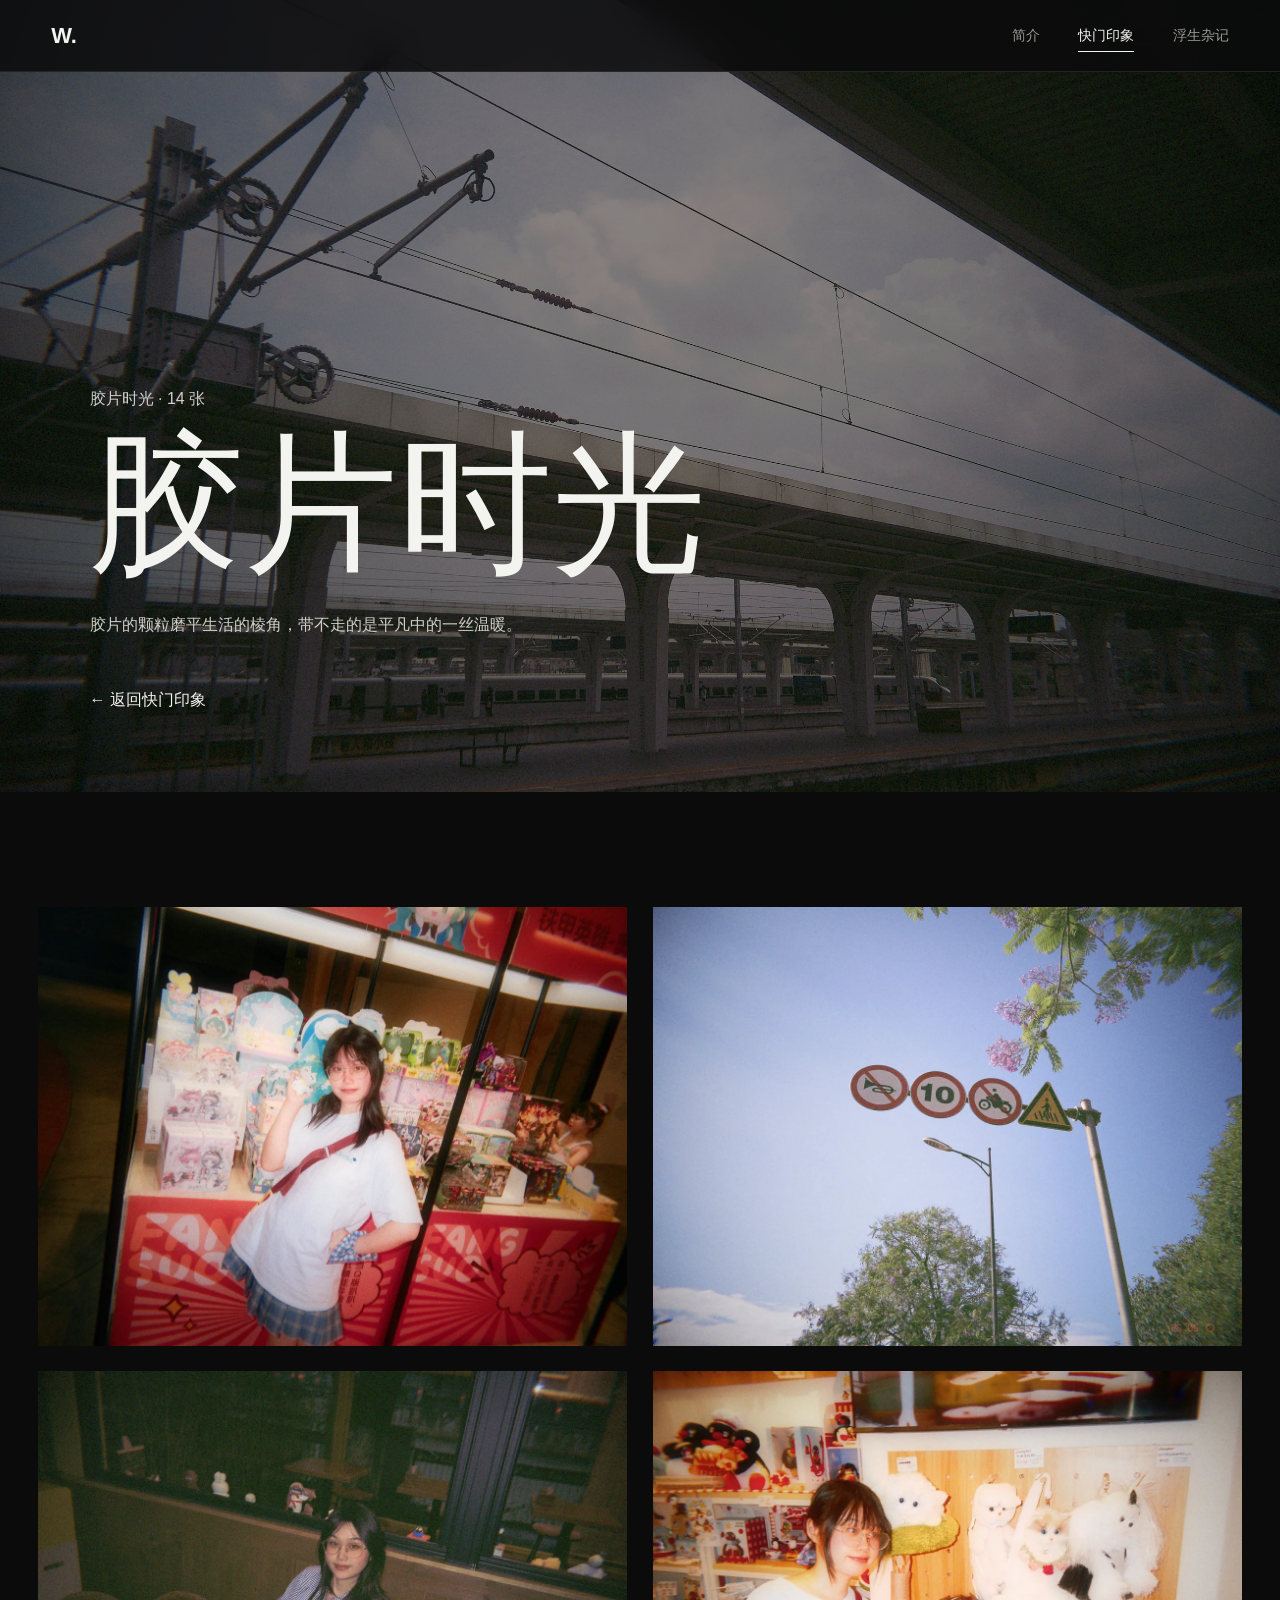
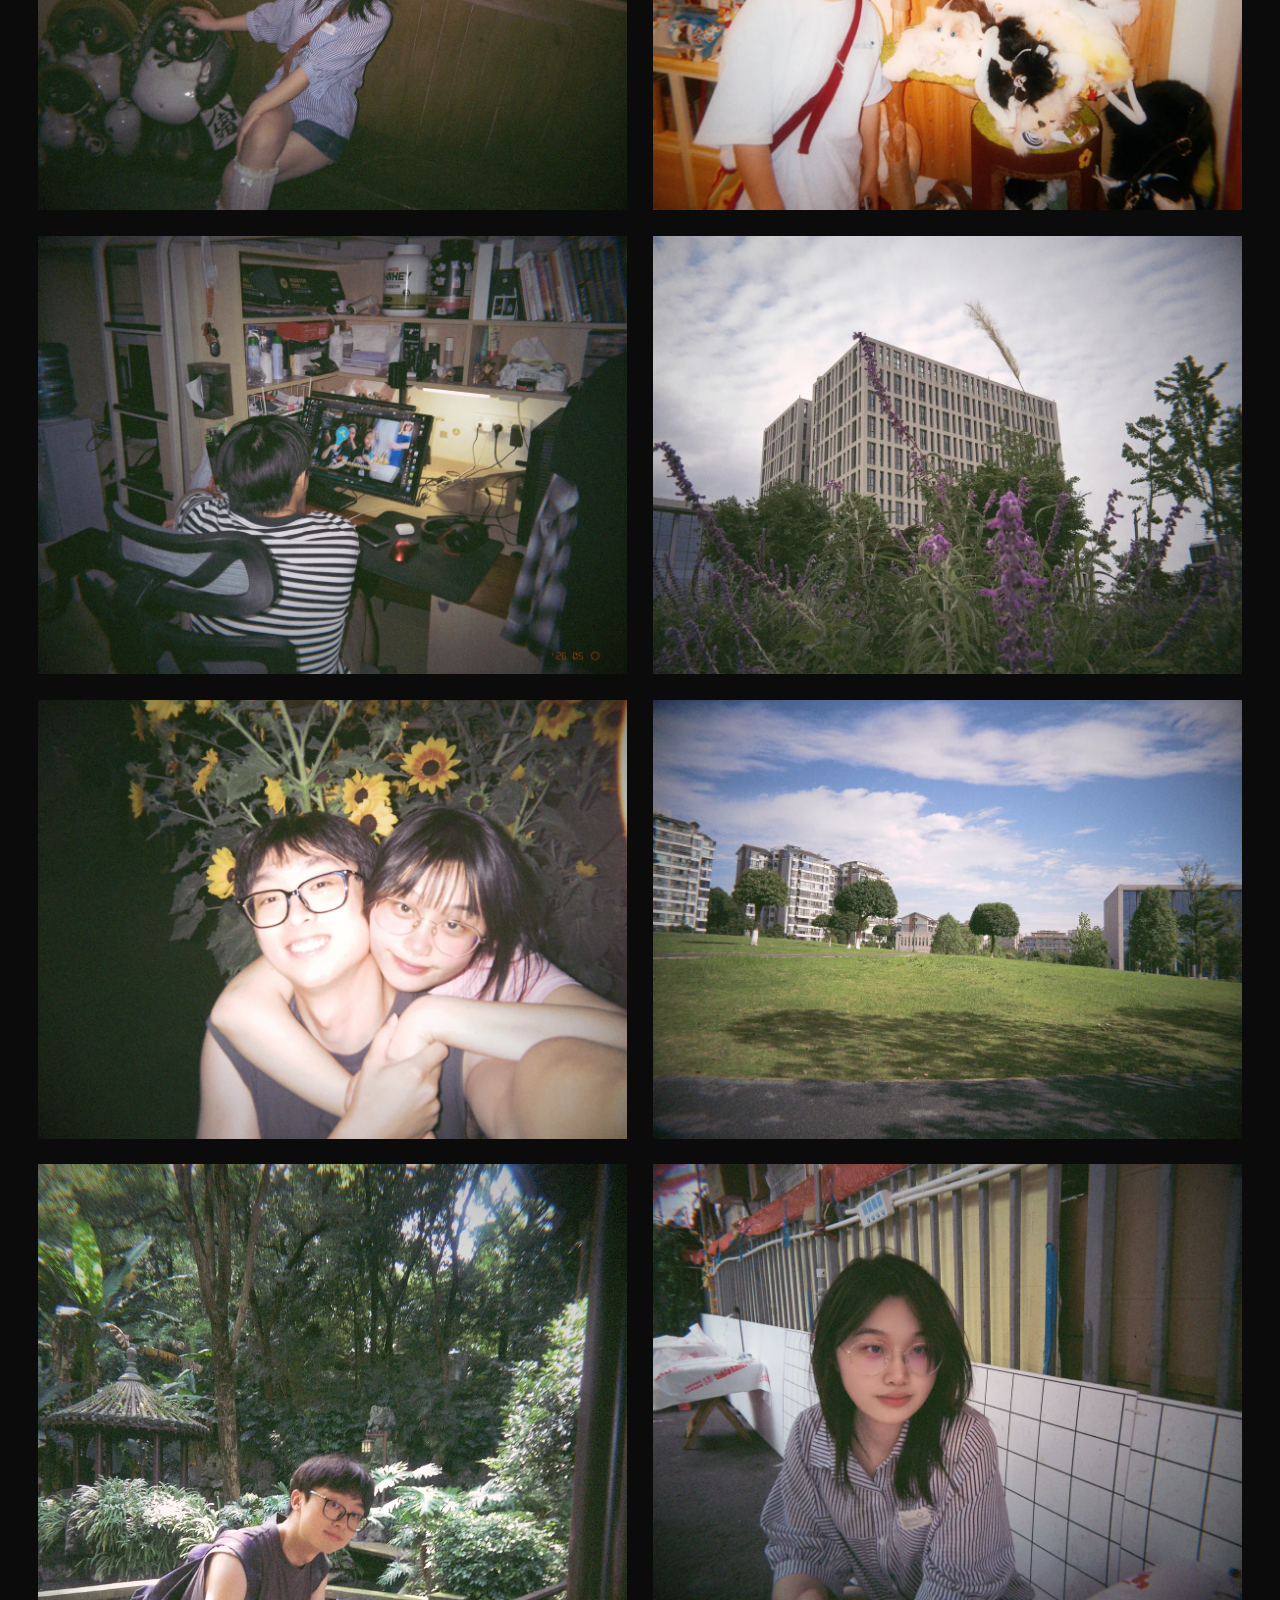
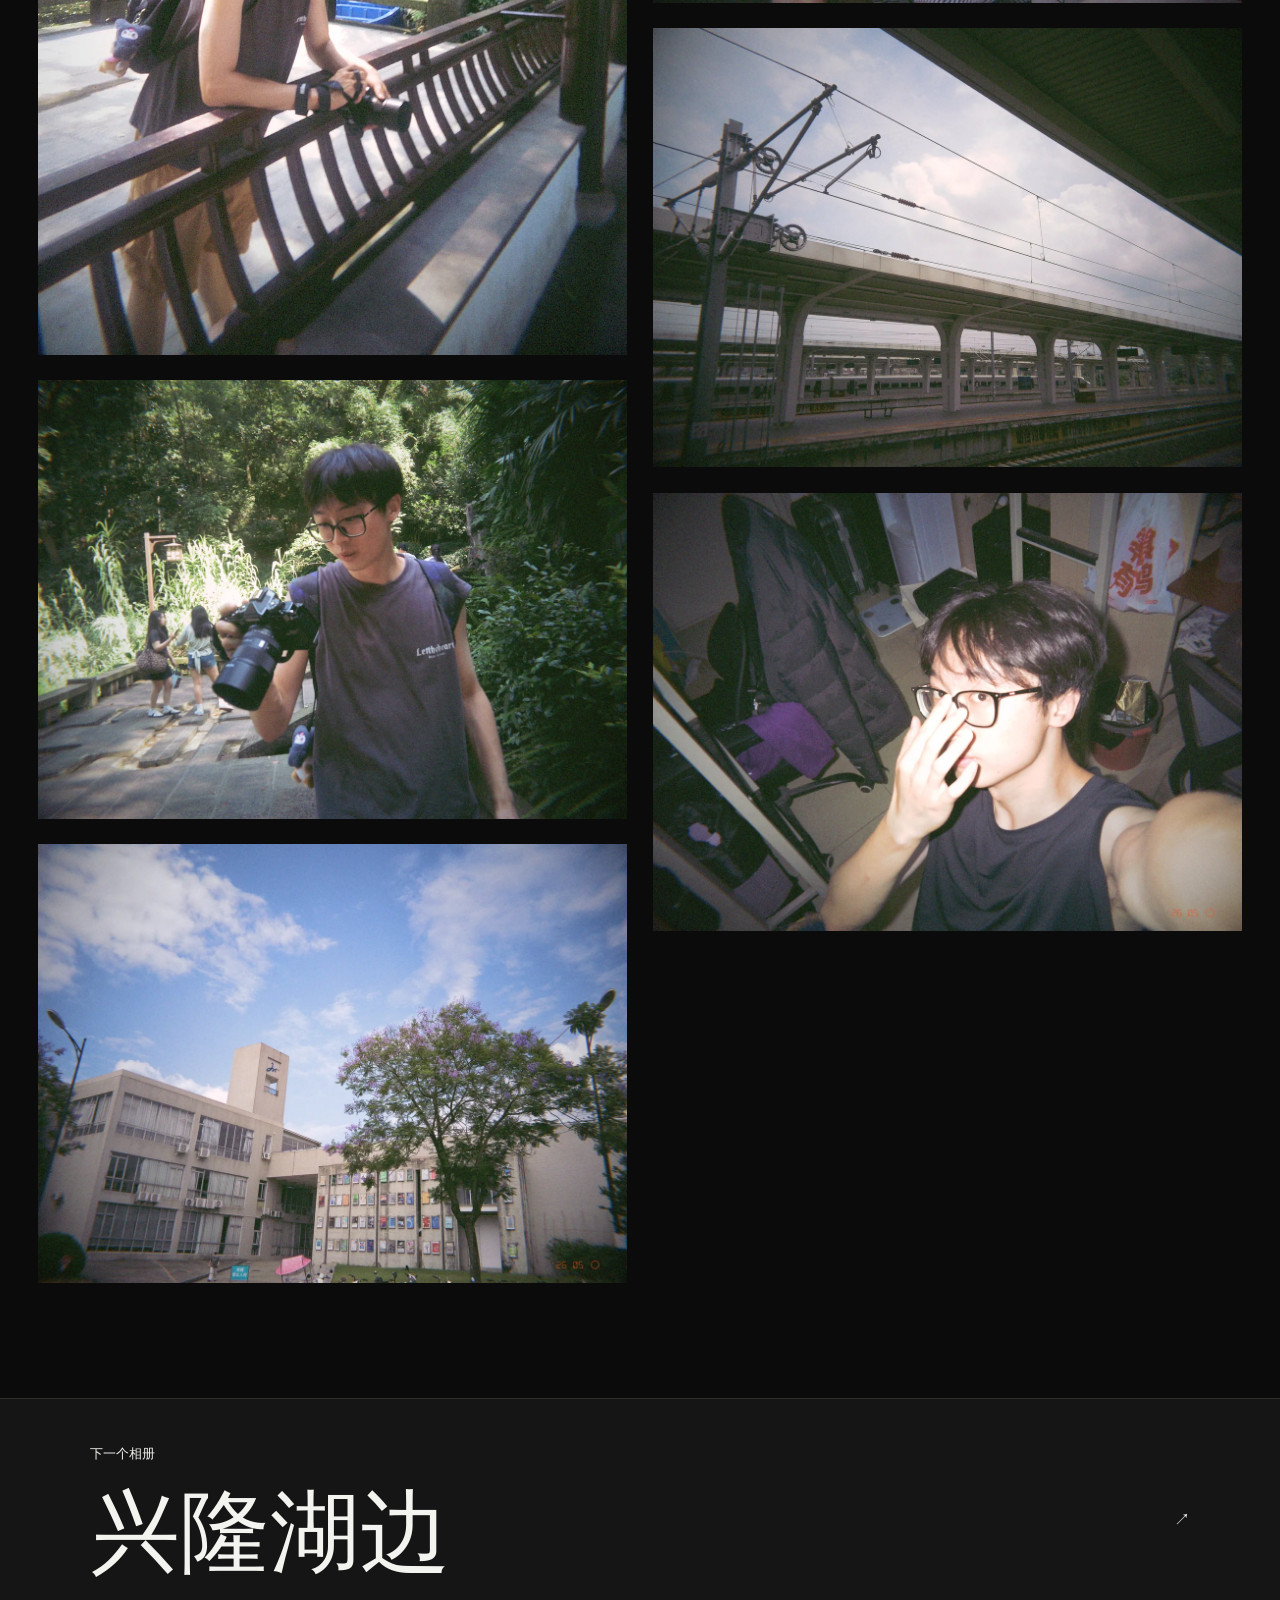
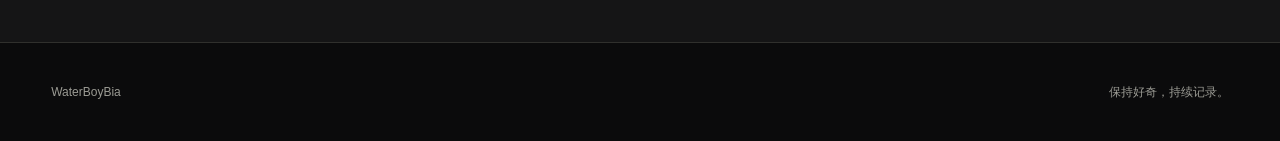
<file: photograph/albums/胶片时光/index.html>
<!doctype html>
<html lang="zh-CN">
<head>
  <meta charset="utf-8">
  <meta name="viewport" content="width=device-width, initial-scale=1">
  <meta name="description" content="快门印象相册：胶片时光。">
  <meta name="theme-color" content="#0b0b0c">
  <title>胶片时光 · 快门印象</title>
  <link rel="stylesheet" href="/assets/styles.css">
  <link rel="stylesheet" href="/assets/photograph.css">
  <script src="/assets/main.js" defer></script>
  <script src="/assets/photograph.js" type="module"></script>
</head>
<body data-page="photograph">
  <a class="skip-link" href="#main">跳到主要内容</a>
  <header class="site-header">
    <a class="brand" href="/" aria-label="WaterBoyBia 首页">W.</a>
    <nav class="site-nav" id="site-nav" aria-label="主要导航"><a href="/introduction/">简介</a><a href="/photograph/">快门印象</a><a href="/note/">浮生杂记</a></nav>
  </header>
  <main id="main">
    <section class="album-hero">
      <img class="album-hero__image" src="/photograph/generated/albums/胶片时光/2026-06-20-flashbackclassic-10 (3)-2400.webp" alt="胶片时光相册封面：站台、铁轨与天空" width="2400" height="1788" fetchpriority="high">
      <div class="album-hero__shade" aria-hidden="true"></div>
      <div class="album-hero__content"><p>胶片时光 · 14 张</p><h1>胶片时光</h1><p>胶片的颗粒磨平生活的棱角，带不走的是平凡中的一丝温暖。</p><a href="/photograph/">← 返回快门印象</a></div>
    </section>
    <section class="album-gallery" aria-label="胶片时光照片" data-randomize-gallery>
      <a class="gallery-item" href="/photograph/generated/albums/胶片时光/2026-05-25-flashbackclassic-2-2400.webp" data-lightbox-item data-album="胶片时光"><img src="/photograph/generated/albums/胶片时光/2026-05-25-flashbackclassic-2-1200.webp" alt="校园建筑、树木与蓝天" width="1200" height="894" loading="lazy"></a>
      <a class="gallery-item" href="/photograph/generated/albums/胶片时光/2026-05-25-flashbackclassic-3 (1)-2400.webp" data-lightbox-item data-album="胶片时光"><img src="/photograph/generated/albums/胶片时光/2026-05-25-flashbackclassic-3 (1)-1200.webp" alt="闪光灯下的室内自拍" width="1200" height="894" loading="lazy"></a>
      <a class="gallery-item" href="/photograph/generated/albums/胶片时光/2026-05-25-flashbackclassic-6 (2)-2400.webp" data-lightbox-item data-album="胶片时光"><img src="/photograph/generated/albums/胶片时光/2026-05-25-flashbackclassic-6 (2)-1200.webp" alt="夜晚房间里的电脑桌与屏幕" width="1200" height="894" loading="lazy"></a>
      <a class="gallery-item" href="/photograph/generated/albums/胶片时光/2026-06-03-flashbackclassic-13-2400.webp" data-lightbox-item data-album="胶片时光"><img src="/photograph/generated/albums/胶片时光/2026-06-03-flashbackclassic-13-1200.webp" alt="蓝天下的校园草坪与建筑" width="1200" height="894" loading="lazy"></a>
      <a class="gallery-item" href="/photograph/generated/albums/胶片时光/2026-06-19-flashbackclassic-14 (2)-2400.webp" data-lightbox-item data-album="胶片时光"><img src="/photograph/generated/albums/胶片时光/2026-06-19-flashbackclassic-14 (2)-1200.webp" alt="木质楼梯间的人像" width="894" height="1200" loading="lazy"></a>
      <a class="gallery-item" href="/photograph/generated/albums/胶片时光/2026-06-19-flashbackclassic-7 (1)-2400.webp" data-lightbox-item data-album="胶片时光"><img src="/photograph/generated/albums/胶片时光/2026-06-19-flashbackclassic-7 (1)-1200.webp" alt="树影中拿着相机的人" width="1200" height="894" loading="lazy"></a>
      <a class="gallery-item" href="/photograph/generated/albums/胶片时光/2026-06-20-flashbackclassic-10 (3)-2400.webp" data-lightbox-item data-album="胶片时光"><img src="/photograph/generated/albums/胶片时光/2026-06-20-flashbackclassic-10 (3)-1200.webp" alt="站台、铁轨与天空" width="1200" height="894" loading="lazy"></a>
      <a class="gallery-item" href="/photograph/generated/albums/胶片时光/IMG_20260525_170430-2400.webp" data-lightbox-item data-album="胶片时光"><img src="/photograph/generated/albums/胶片时光/IMG_20260525_170430-1200.webp" alt="蓝天下的道路标志与树梢" width="1200" height="894" loading="lazy"></a>
      <a class="gallery-item" href="/photograph/generated/albums/胶片时光/IMG_20260529_210508-2400.webp" data-lightbox-item data-album="胶片时光"><img src="/photograph/generated/albums/胶片时光/IMG_20260529_210508-1200.webp" alt="花草后方的现代建筑" width="1200" height="894" loading="lazy"></a>
      <a class="gallery-item" href="/photograph/generated/albums/胶片时光/mmexport1780223169556-2400.webp" data-lightbox-item data-album="胶片时光"><img src="/photograph/generated/albums/胶片时光/mmexport1780223169556-1200.webp" alt="餐桌旁的人像" width="1200" height="894" loading="lazy"></a>
      <a class="gallery-item" href="/photograph/generated/albums/胶片时光/mmexport1780230157724-2400.webp" data-lightbox-item data-album="胶片时光"><img src="/photograph/generated/albums/胶片时光/mmexport1780230157724-1200.webp" alt="室内茶桌旁的人像" width="1200" height="894" loading="lazy"></a>
      <a class="gallery-item" href="/photograph/generated/albums/胶片时光/mmexport1780496413020-2400.webp" data-lightbox-item data-album="胶片时光"><img src="/photograph/generated/albums/胶片时光/mmexport1780496413020-1200.webp" alt="向日葵前的两人合影" width="1200" height="894" loading="lazy"></a>
      <a class="gallery-item" href="/photograph/generated/albums/胶片时光/mmexport1783858547940-2400.webp" data-lightbox-item data-album="胶片时光"><img src="/photograph/generated/albums/胶片时光/mmexport1783858547940-1200.webp" alt="礼品店陈列柜前的人像" width="1200" height="894" loading="lazy"></a>
      <a class="gallery-item" href="/photograph/generated/albums/胶片时光/mmexport1783859301175-2400.webp" data-lightbox-item data-album="胶片时光"><img src="/photograph/generated/albums/胶片时光/mmexport1783859301175-1200.webp" alt="玩偶商店里抱着玩偶的人" width="1200" height="894" loading="lazy"></a>
    </section>
    <a class="next-album" href="/photograph/albums/兴隆湖边/"><span><small>下一个相册</small><br><strong>兴隆湖边</strong></span><span aria-hidden="true">↗</span></a>
  </main>
  <dialog class="lightbox" data-lightbox-dialog aria-label="胶片时光图片查看器">
    <button type="button" data-lightbox-close aria-label="关闭图片查看器">关闭</button><button type="button" data-lightbox-previous aria-label="上一张图片">←</button>
    <figure><img data-lightbox-image alt=""><figcaption><span data-lightbox-album></span><span data-lightbox-counter></span></figcaption></figure>
    <button type="button" data-lightbox-next aria-label="下一张图片">→</button>
  </dialog>
  <footer class="site-footer"><p>WaterBoyBia</p><p>保持好奇，持续记录。</p></footer>
</body>
</html>
</file>
<file: assets/styles.css>
:root {
  color-scheme: dark;
  --paper: #0b0b0c;
  --surface: #151516;
  --ink: #f3f3ef;
  --muted: #9b9b94;
  --line: #30302d;
  --accent: #6fc795;
  --warm: #d28a60;
  --header-height: 72px;
  font-family: -apple-system, BlinkMacSystemFont, "SF Pro Display", "PingFang SC", "Microsoft YaHei", sans-serif;
  font-synthesis: none;
}

* {
  box-sizing: border-box;
}

html {
  scroll-behavior: smooth;
}

body {
  margin: 0;
  color: var(--ink);
  background: var(--paper);
  line-height: 1.5;
}

body::before {
  position: fixed;
  inset: 0;
  z-index: 1000;
  background: #050505;
  content: "";
  pointer-events: none;
  animation: curtain 900ms cubic-bezier(.76, 0, .24, 1) 120ms forwards;
}

a {
  color: inherit;
  text-decoration: none;
}

button {
  color: inherit;
  font: inherit;
}

.skip-link {
  position: fixed;
  top: 8px;
  left: 8px;
  z-index: 1100;
  padding: 8px 12px;
  color: var(--paper);
  background: var(--ink);
  transform: translateY(-150%);
}

.skip-link:focus {
  transform: translateY(0);
}

.site-header {
  position: fixed;
  inset: 0 0 auto;
  z-index: 100;
  display: flex;
  align-items: center;
  height: var(--header-height);
  padding: 0 clamp(20px, 4vw, 64px);
  border-bottom: 1px solid color-mix(in srgb, var(--line) 65%, transparent);
  background: color-mix(in srgb, var(--paper) 86%, transparent);
  backdrop-filter: blur(18px) saturate(130%);
}

.brand {
  font-size: 22px;
  font-weight: 700;
  letter-spacing: 0;
}

.site-nav {
  display: flex;
  gap: clamp(24px, 3vw, 48px);
  margin-left: auto;
  font-size: 14px;
}

.site-nav a {
  position: relative;
  padding: 8px 0;
  color: var(--muted);
  transition: color 180ms ease;
}

.site-nav a::after {
  position: absolute;
  right: 0;
  bottom: 2px;
  left: 0;
  height: 1px;
  background: currentColor;
  content: "";
  transform: scaleX(0);
  transform-origin: right;
  transition: transform 220ms ease;
}

.site-nav a:hover,
.site-nav a[aria-current="page"] {
  color: var(--ink);
}

.site-nav a:hover::after,
.site-nav a[aria-current="page"]::after {
  transform: scaleX(1);
  transform-origin: left;
}

.hero {
  position: relative;
  display: grid;
  grid-template-columns: minmax(0, 1fr) minmax(280px, .7fr);
  align-items: center;
  min-height: 100svh;
  padding: calc(var(--header-height) + 8vh) clamp(20px, 7vw, 112px) 8vh;
  overflow: hidden;
}

.hero__copy {
  position: relative;
  z-index: 1;
  max-width: 860px;
}

.eyebrow {
  margin: 0 0 24px;
  color: var(--accent);
  font-size: 12px;
  font-weight: 650;
  letter-spacing: .14em;
  text-transform: uppercase;
}

.hero h1,
.page-hero h1 {
  max-width: 100%;
  margin: 0;
  font-size: clamp(54px, 9vw, 140px);
  font-weight: 620;
  line-height: .94;
  letter-spacing: 0;
  overflow-wrap: anywhere;
}

.hero h1 span {
  display: block;
  width: max-content;
  max-width: 100%;
  white-space: nowrap;
}

.hero__lead {
  max-width: 560px;
  margin: 40px 0 0;
  color: var(--muted);
  font-size: clamp(18px, 2vw, 26px);
  line-height: 1.55;
}

.ripple {
  position: relative;
  justify-self: end;
  width: min(36vw, 510px);
  aspect-ratio: 1;
  color: var(--accent);
}

.ripple span,
.ripple b {
  position: absolute;
  inset: 50% auto auto 50%;
  border-radius: 50%;
  transform: translate(-50%, -50%);
}

.ripple span {
  border: 1px solid currentColor;
  opacity: .26;
  animation: breathe 6s ease-in-out infinite;
}

.ripple span:nth-child(1) { width: 100%; height: 100%; }
.ripple span:nth-child(2) { width: 68%; height: 68%; animation-delay: -2s; }
.ripple span:nth-child(3) { width: 36%; height: 36%; animation-delay: -4s; }

.ripple b {
  display: grid;
  width: 14%;
  aspect-ratio: 1;
  place-items: center;
  color: var(--paper);
  background: var(--accent);
  font-size: clamp(14px, 2vw, 26px);
}

.scroll-cue {
  position: absolute;
  bottom: 28px;
  left: clamp(20px, 7vw, 112px);
  display: flex;
  align-items: center;
  gap: 14px;
  color: var(--muted);
  font-size: 12px;
}

.scroll-cue span {
  color: var(--ink);
  font-size: 18px;
  animation: nudge 1.8s ease-in-out infinite;
}

.section-index,
.content-section {
  padding: clamp(84px, 12vw, 180px) clamp(20px, 7vw, 112px);
  border-top: 1px solid var(--line);
}

.section-heading {
  display: grid;
  grid-template-columns: minmax(120px, .45fr) minmax(0, 1fr);
  gap: 48px;
  margin-bottom: clamp(64px, 9vw, 130px);
}

.section-heading h2,
.content-section h2 {
  max-width: 850px;
  margin: 0;
  font-size: clamp(36px, 5.8vw, 84px);
  font-weight: 570;
  line-height: 1.08;
  letter-spacing: 0;
}

.section-heading h2 {
  font-size: clamp(36px, 4.5vw, 64px);
}

.section-list {
  border-top: 1px solid var(--ink);
}

.section-link {
  display: grid;
  grid-template-columns: 80px minmax(180px, 1fr) minmax(140px, .5fr) 32px;
  align-items: center;
  min-height: 142px;
  border-bottom: 1px solid var(--line);
  transition: color 220ms ease, padding 220ms ease;
}

.section-link:hover {
  padding: 0 18px;
  color: var(--accent);
}

.section-link__number,
.section-link__meta {
  color: var(--muted);
  font-size: 13px;
}

.section-link__title {
  font-size: clamp(30px, 4vw, 58px);
  font-weight: 560;
}

.section-link__arrow {
  font-size: 24px;
}

.page-hero {
  display: flex;
  min-height: 72svh;
  padding: calc(var(--header-height) + 12vh) clamp(20px, 7vw, 112px) 10vh;
  align-items: flex-end;
}

.page-hero__inner {
  width: 100%;
}

.page-hero__topline {
  display: flex;
  justify-content: space-between;
  margin-bottom: clamp(40px, 8vw, 100px);
  color: var(--muted);
  font-size: 13px;
}

.page-hero__title-row {
  display: flex;
  align-items: end;
  justify-content: space-between;
  gap: 40px;
}

.page-hero h1 {
  font-size: clamp(70px, 13vw, 190px);
}

.page-hero__mark {
  flex: 0 0 auto;
  width: clamp(18px, 3vw, 42px);
  aspect-ratio: 1;
  margin-bottom: 1vw;
  border-radius: 50%;
  background: var(--accent);
}

.content-grid {
  display: grid;
  grid-template-columns: minmax(160px, .42fr) minmax(0, 1fr);
  gap: clamp(48px, 8vw, 140px);
}

.content-aside {
  color: var(--muted);
  font-size: 13px;
}

.placeholder {
  max-width: 820px;
}

.placeholder__statement {
  margin: 0;
  font-size: clamp(32px, 5vw, 72px);
  font-weight: 520;
  line-height: 1.15;
}

.placeholder__detail {
  max-width: 520px;
  margin: 48px 0 0;
  color: var(--muted);
  font-size: 17px;
  line-height: 1.8;
}

.next-link {
  display: flex;
  align-items: center;
  justify-content: space-between;
  min-height: 240px;
  padding: 0 clamp(20px, 7vw, 112px);
  border-top: 1px solid var(--line);
  color: var(--ink);
  background: var(--surface);
}

.next-link small {
  color: var(--muted);
  font-size: 12px;
}

.next-link strong {
  font-size: clamp(36px, 6vw, 88px);
  font-weight: 540;
}

.next-link span {
  font-size: clamp(28px, 4vw, 50px);
  transition: transform 200ms ease;
}

.next-link:hover span {
  transform: translate(8px, -8px);
}

.site-footer {
  display: flex;
  justify-content: space-between;
  padding: 28px clamp(20px, 4vw, 64px);
  border-top: 1px solid var(--line);
  color: var(--muted);
  font-size: 12px;
}

.reveal {
  opacity: 0;
  transform: translateY(28px);
  transition: opacity 700ms ease, transform 700ms cubic-bezier(.22, 1, .36, 1);
}

.reveal.is-visible {
  opacity: 1;
  transform: translateY(0);
}

@keyframes curtain {
  0% { transform: translateY(0); }
  100% { transform: translateY(-100%); }
}

@keyframes breathe {
  0%, 100% { transform: translate(-50%, -50%) scale(.96); opacity: .2; }
  50% { transform: translate(-50%, -50%) scale(1.04); opacity: .42; }
}

@keyframes nudge {
  0%, 100% { transform: translateY(-2px); }
  50% { transform: translateY(5px); }
}

@media (prefers-reduced-motion: reduce) {
  html { scroll-behavior: auto; }
  *, *::before, *::after { animation-duration: .01ms !important; animation-iteration-count: 1 !important; transition-duration: .01ms !important; }
}
</file>
<file: assets/note.css>
body[data-page="note"] {
  --note-accent: var(--warm);
}

.note-intro {
  padding: 96px clamp(64px, 7vw, 112px) 128px;
  border-top: 1px solid var(--line);
}

.note-intro__heading {
  display: grid;
  grid-template-columns: 180px minmax(0, 760px);
  gap: 64px;
  align-items: start;
  margin-bottom: 88px;
}

.note-intro__heading .eyebrow {
  color: var(--note-accent);
}

.note-intro__heading h2 {
  margin: 0;
  font-size: 64px;
  font-weight: 560;
  line-height: 1.12;
}

.note-list {
  border-top: 1px solid var(--ink);
}

.note-entry {
  display: grid;
  grid-template-columns: 180px minmax(0, 1fr) 110px 32px;
  gap: 32px;
  align-items: center;
  min-height: 220px;
  border-bottom: 1px solid var(--line);
  transition: color 220ms ease, padding 220ms ease, background-color 220ms ease;
}

.note-entry:hover {
  padding: 0 20px;
  color: var(--note-accent);
  background: color-mix(in srgb, var(--surface) 60%, transparent);
}

.note-entry__date,
.note-entry__type {
  color: var(--muted);
  font-size: 13px;
}

.note-entry__title {
  display: block;
  font-size: 52px;
  font-weight: 550;
  line-height: 1.15;
}

.note-entry__summary {
  display: block;
  max-width: 660px;
  margin-top: 16px;
  color: var(--muted);
  font-size: 16px;
  line-height: 1.75;
}

.note-entry__arrow {
  font-size: 26px;
  transition: transform 220ms ease;
}

.note-entry:hover .note-entry__arrow {
  transform: translate(6px, -6px);
}

.essay-hero {
  display: grid;
  grid-template-columns: 180px minmax(0, 880px);
  gap: 64px;
  min-height: 78svh;
  padding: calc(var(--header-height) + 96px) clamp(64px, 7vw, 112px) 96px;
  align-content: end;
}

.essay-hero__back {
  align-self: start;
  color: var(--muted);
  font-size: 13px;
  transition: color 180ms ease;
}

.essay-hero__back:hover {
  color: var(--note-accent);
}

.essay-hero__kicker {
  margin: 0 0 28px;
  color: var(--note-accent);
  font-size: 12px;
  font-weight: 650;
}

.essay-hero h1 {
  margin: 0;
  font-size: 104px;
  font-weight: 590;
  line-height: 1;
}

.essay-hero__summary {
  max-width: 660px;
  margin: 36px 0 0;
  color: var(--muted);
  font-size: 20px;
  line-height: 1.8;
}

.essay-meta {
  display: grid;
  grid-template-columns: repeat(2, minmax(120px, 1fr));
  gap: 32px;
  margin-top: 64px;
  padding-top: 20px;
  border-top: 1px solid var(--line);
  color: var(--muted);
  font-size: 13px;
}

.essay-meta span:last-child {
  text-align: right;
}

.essay-body {
  display: grid;
  grid-template-columns: 180px minmax(0, 760px);
  gap: 64px;
  padding: 112px clamp(64px, 7vw, 112px) 160px;
  border-top: 1px solid var(--line);
}

.essay-rail {
  position: sticky;
  top: calc(var(--header-height) + 40px);
  align-self: start;
  margin: 0;
  color: var(--muted);
  font-size: 12px;
  line-height: 1.9;
}

.essay-copy {
  min-width: 0;
}

.essay-copy p {
  margin: 0 0 1.45em;
  color: #deded8;
  font-family: "Songti SC", "STSong", "Noto Serif CJK SC", serif;
  font-size: 19px;
  line-height: 2;
  text-align: justify;
}

.essay-copy p:first-child {
  color: var(--ink);
  font-size: 24px;
  line-height: 1.8;
}

.essay-copy .essay-break {
  margin-top: 4em;
}

.essay-copy .note-line.reveal {
  transform: translateY(18px);
  transition-duration: 760ms;
}

.essay-copy .note-line.reveal.is-visible {
  transform: translateY(0);
}

.essay-source {
  margin-top: 80px;
  padding-top: 28px;
  border-top: 1px solid var(--line);
  color: var(--muted);
  font-size: 13px;
  line-height: 1.8;
}

.essay-source a {
  color: var(--ink);
  text-decoration: underline;
  text-decoration-color: var(--line);
  text-underline-offset: 5px;
}

.essay-source a:hover {
  color: var(--note-accent);
}

.essay--poem .essay-body {
  padding-bottom: 220px;
}

.essay--poem .essay-copy p {
  margin-bottom: 20px;
  color: var(--ink);
  font-size: 28px;
  line-height: 1.7;
  text-align: left;
}

.essay-next {
  display: grid;
  grid-template-columns: 180px minmax(0, 1fr) 32px;
  gap: 64px;
  align-items: center;
  min-height: 260px;
  padding: 0 clamp(64px, 7vw, 112px);
  border-top: 1px solid var(--line);
  background: var(--surface);
}

.essay-next small {
  color: var(--muted);
  font-size: 12px;
}

.essay-next strong {
  display: block;
  margin-top: 10px;
  font-size: 56px;
  font-weight: 540;
}

.essay-next__arrow {
  font-size: 28px;
  transition: transform 220ms ease;
}

.essay-next:hover {
  color: var(--note-accent);
}

.essay-next:hover .essay-next__arrow {
  transform: translate(7px, -7px);
}

@media (prefers-reduced-motion: reduce) {
  .note-entry,
  .note-entry__arrow,
  .essay-next__arrow,
  .essay-copy .note-line.reveal {
    transition-duration: .01ms !important;
  }
}
</file>
<file: assets/photograph.css>
.photo-hero { position: relative; min-height: 100svh; overflow: hidden; background: #050505; }
.photo-slides, .photo-slide, .photo-slide img, .photo-hero__shade { position: absolute; inset: 0; width: 100%; height: 100%; }
.photo-slide { margin: 0; opacity: 0; transition: opacity 700ms ease; }
.photo-slide.is-active { opacity: 1; }
.photo-slide img { object-fit: cover; }
.photo-slide.has-error { display: none; }
.photo-hero__shade { background: rgba(0, 0, 0, .42); pointer-events: none; }
.photo-hero__content { position: absolute; z-index: 2; left: clamp(20px, 7vw, 112px); bottom: clamp(112px, 16vh, 180px); max-width: 850px; }
.photo-hero__content h1 { margin: 0; font-size: clamp(64px, 10vw, 150px); line-height: .92; letter-spacing: -.04em; }
.photo-hero__content > p:last-child { max-width: 520px; margin: 32px 0 0; color: #d0d0ca; font-size: clamp(16px, 1.6vw, 22px); }
.photo-controls { position: absolute; z-index: 3; right: clamp(20px, 4vw, 64px); bottom: 36px; display: flex; align-items: center; gap: 10px; }
.photo-controls p { margin: 0 14px 0 0; color: #d0d0ca; font-size: 12px; }
.photo-controls button { min-width: 48px; min-height: 48px; border: 1px solid rgba(255,255,255,.34); border-radius: 50%; color: #f3f3ef; background: rgba(0,0,0,.4); cursor: pointer; }
.photo-controls [data-carousel-action="toggle"] { min-width: 72px; border-radius: 999px; }
.photo-scroll { position: absolute; z-index: 3; left: clamp(20px, 7vw, 112px); bottom: 42px; color: #d0d0ca; font-size: 12px; }
.album-index { padding: clamp(90px, 12vw, 180px) clamp(20px, 7vw, 112px); }
.album-index__header { display: grid; grid-template-columns: .35fr 1fr; gap: 32px; margin-bottom: clamp(60px, 8vw, 112px); }
.album-index__header h2 { margin: 0; font-size: clamp(50px, 8vw, 118px); line-height: .95; }
.album-index__header > p:last-child { grid-column: 2; max-width: 520px; color: var(--muted); }
.album-grid { display: grid; grid-template-columns: repeat(2, minmax(0, 1fr)); gap: clamp(40px, 6vw, 96px) clamp(24px, 4vw, 64px); }
.album-card__image { aspect-ratio: 4 / 3; overflow: hidden; background: var(--surface); }
.album-card__image img { width: 100%; height: 100%; object-fit: cover; transition: transform 500ms cubic-bezier(.22,1,.36,1); }
.album-card a:hover img { transform: scale(1.025); }
.album-card__body { position: relative; padding: 24px 48px 0 0; border-top: 1px solid var(--line); }
.album-card__body > p { color: var(--muted); }
.album-card__body h3 { margin: 12px 0; font-size: clamp(30px, 4vw, 54px); font-weight: 560; }
.album-card__body span { position: absolute; top: 24px; right: 0; font-size: 24px; }

.album-hero { position: relative; min-height: 88svh; display: flex; align-items: end; overflow: hidden; }
.album-hero__image, .album-hero__shade { position: absolute; inset: 0; width: 100%; height: 100%; }
.album-hero__image { object-fit: cover; }
.album-hero__shade { background: rgba(0,0,0,.48); }
.album-hero__content { position: relative; z-index: 1; width: min(100%, 1120px); padding: calc(var(--header-height) + 80px) clamp(20px,7vw,112px) 80px; }
.album-hero__content h1 { margin: 20px 0 36px; font-size: clamp(64px, 12vw, 176px); line-height: .92; }
.album-hero__content > p { max-width: 680px; color: #d0d0ca; line-height: 1.8; }
.album-hero__content a { display: inline-block; margin-top: 32px; }
.album-gallery { columns: 2; column-gap: clamp(12px,2vw,28px); padding: clamp(70px,9vw,140px) clamp(12px,3vw,48px); }
.gallery-item { display: block; margin: 0 0 clamp(12px,2vw,28px); break-inside: avoid; cursor: zoom-in; background: var(--surface); }
.gallery-item img { display: block; width: 100%; height: auto; }
.next-album { display: flex; min-height: 220px; padding: 42px clamp(20px,7vw,112px); align-items: center; justify-content: space-between; border-top: 1px solid var(--line); background: var(--surface); }
.next-album strong { font-size: clamp(40px,7vw,96px); }
.lightbox { width: 100vw; max-width: none; height: 100svh; max-height: none; margin: 0; padding: 20px; border: 0; color: #f3f3ef; background: rgba(5,5,5,.97); }
.lightbox[open] { display: grid; grid-template-columns: 64px minmax(0,1fr) 64px; align-items: center; }
.lightbox::backdrop { background: rgba(0,0,0,.9); }
.lightbox figure { margin: 0; display: grid; height: calc(100svh - 40px); grid-template-rows: minmax(0,1fr) auto; }
.lightbox img { width: 100%; height: 100%; object-fit: contain; }
.lightbox figcaption { display: flex; justify-content: space-between; padding-top: 12px; color: var(--muted); }
.lightbox button { border: 0; color: inherit; background: transparent; cursor: pointer; }
.lightbox [data-lightbox-close] { position: fixed; top: 20px; right: 24px; z-index: 1; }

@media (prefers-reduced-motion: reduce) {
  .photo-slide, .album-card__image img { transition-duration: .01ms; }
}
</file>
